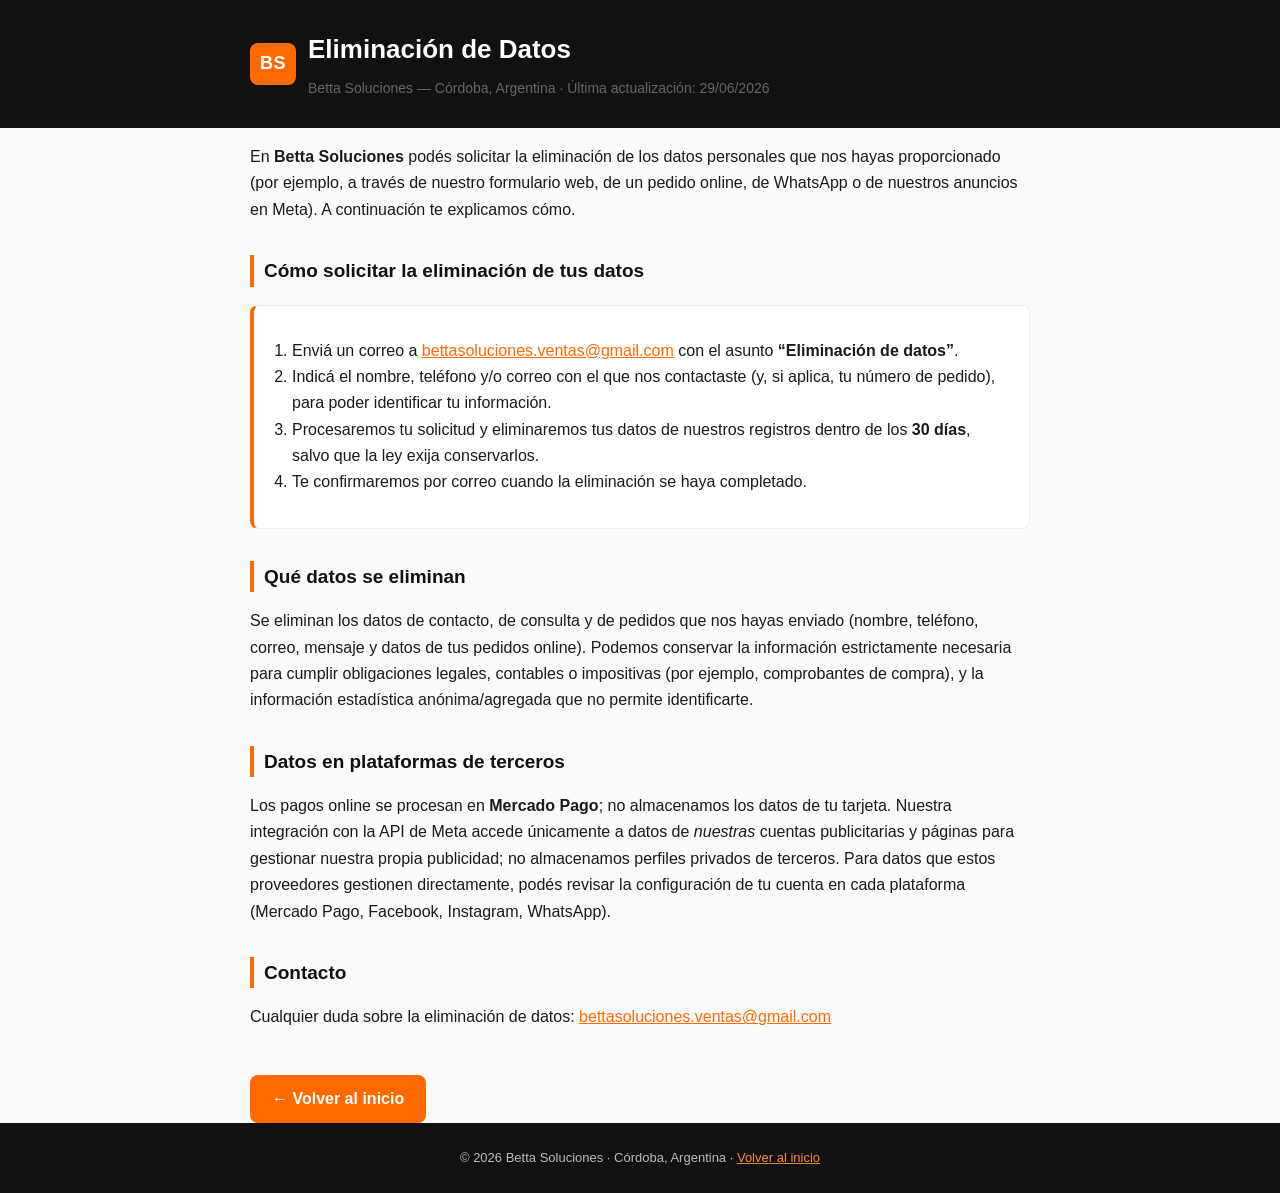
<file: eliminacion-datos.html>
<!DOCTYPE html>
<html lang="es">
<head>
<meta charset="UTF-8">
<meta name="viewport" content="width=device-width, initial-scale=1.0">
<meta name="robots" content="index,follow">
<title>Eliminación de Datos — Betta Soluciones</title>
<style>
  :root { --naranja:#ff6a00; --negro:#111; }
  * { box-sizing:border-box; }
  body { margin:0; font-family:-apple-system,Segoe UI,Roboto,Helvetica,Arial,sans-serif; color:#1a1a1a; line-height:1.65; background:#fafafa; }
  header { background:var(--negro); color:#fff; padding:28px 20px; }
  .wrap { max-width:820px; margin:0 auto; padding:0 20px; }
  header .wrap { display:flex; align-items:center; gap:12px; }
  .badge { background:var(--naranja); color:#fff; font-weight:800; border-radius:8px; padding:6px 10px; font-size:18px; letter-spacing:.5px; }
  h1 { font-size:26px; margin:0; }
  main { padding:36px 0 60px; }
  h2 { color:var(--negro); font-size:19px; margin-top:32px; border-left:4px solid var(--naranja); padding-left:10px; }
  a { color:var(--naranja); }
  .meta { color:#666; font-size:14px; margin-top:6px; }
  .box { background:#fff; border:1px solid #eee; border-left:4px solid var(--naranja); border-radius:8px; padding:16px 18px; margin:18px 0; }
  .back { display:inline-block; margin-top:28px; background:var(--naranja); color:#fff; text-decoration:none; padding:11px 22px; border-radius:8px; font-weight:700; }
  footer { background:var(--negro); color:#bbb; font-size:13px; padding:24px 20px; text-align:center; }
  footer a { color:#ff8a3d; }
  ol { padding-left:20px; }
</style>
</head>
<body>
<header><div class="wrap"><span class="badge">BS</span><div><h1>Eliminación de Datos</h1><div class="meta">Betta Soluciones — Córdoba, Argentina · Última actualización: 29/06/2026</div></div></div></header>
<main class="wrap">

<p>En <strong>Betta Soluciones</strong> podés solicitar la eliminación de los datos personales que nos hayas proporcionado (por ejemplo, a través de nuestro formulario web, de un pedido online, de WhatsApp o de nuestros anuncios en Meta). A continuación te explicamos cómo.</p>

<h2>Cómo solicitar la eliminación de tus datos</h2>
<div class="box">
  <ol>
    <li>Enviá un correo a <a href="mailto:bettasoluciones.ventas@gmail.com?subject=Eliminaci%C3%B3n%20de%20datos">bettasoluciones.ventas@gmail.com</a> con el asunto <strong>“Eliminación de datos”</strong>.</li>
    <li>Indicá el nombre, teléfono y/o correo con el que nos contactaste (y, si aplica, tu número de pedido), para poder identificar tu información.</li>
    <li>Procesaremos tu solicitud y eliminaremos tus datos de nuestros registros dentro de los <strong>30 días</strong>, salvo que la ley exija conservarlos.</li>
    <li>Te confirmaremos por correo cuando la eliminación se haya completado.</li>
  </ol>
</div>

<h2>Qué datos se eliminan</h2>
<p>Se eliminan los datos de contacto, de consulta y de pedidos que nos hayas enviado (nombre, teléfono, correo, mensaje y datos de tus pedidos online). Podemos conservar la información estrictamente necesaria para cumplir obligaciones legales, contables o impositivas (por ejemplo, comprobantes de compra), y la información estadística anónima/agregada que no permite identificarte.</p>

<h2>Datos en plataformas de terceros</h2>
<p>Los pagos online se procesan en <strong>Mercado Pago</strong>; no almacenamos los datos de tu tarjeta. Nuestra integración con la API de Meta accede únicamente a datos de <em>nuestras</em> cuentas publicitarias y páginas para gestionar nuestra propia publicidad; no almacenamos perfiles privados de terceros. Para datos que estos proveedores gestionen directamente, podés revisar la configuración de tu cuenta en cada plataforma (Mercado Pago, Facebook, Instagram, WhatsApp).</p>

<h2>Contacto</h2>
<p>Cualquier duda sobre la eliminación de datos: <a href="mailto:bettasoluciones.ventas@gmail.com">bettasoluciones.ventas@gmail.com</a></p>

<a class="back" href="index.html">← Volver al inicio</a>

</main>
<footer>© 2026 Betta Soluciones · Córdoba, Argentina · <a href="index.html">Volver al inicio</a></footer>
</body>
</html>
</file>
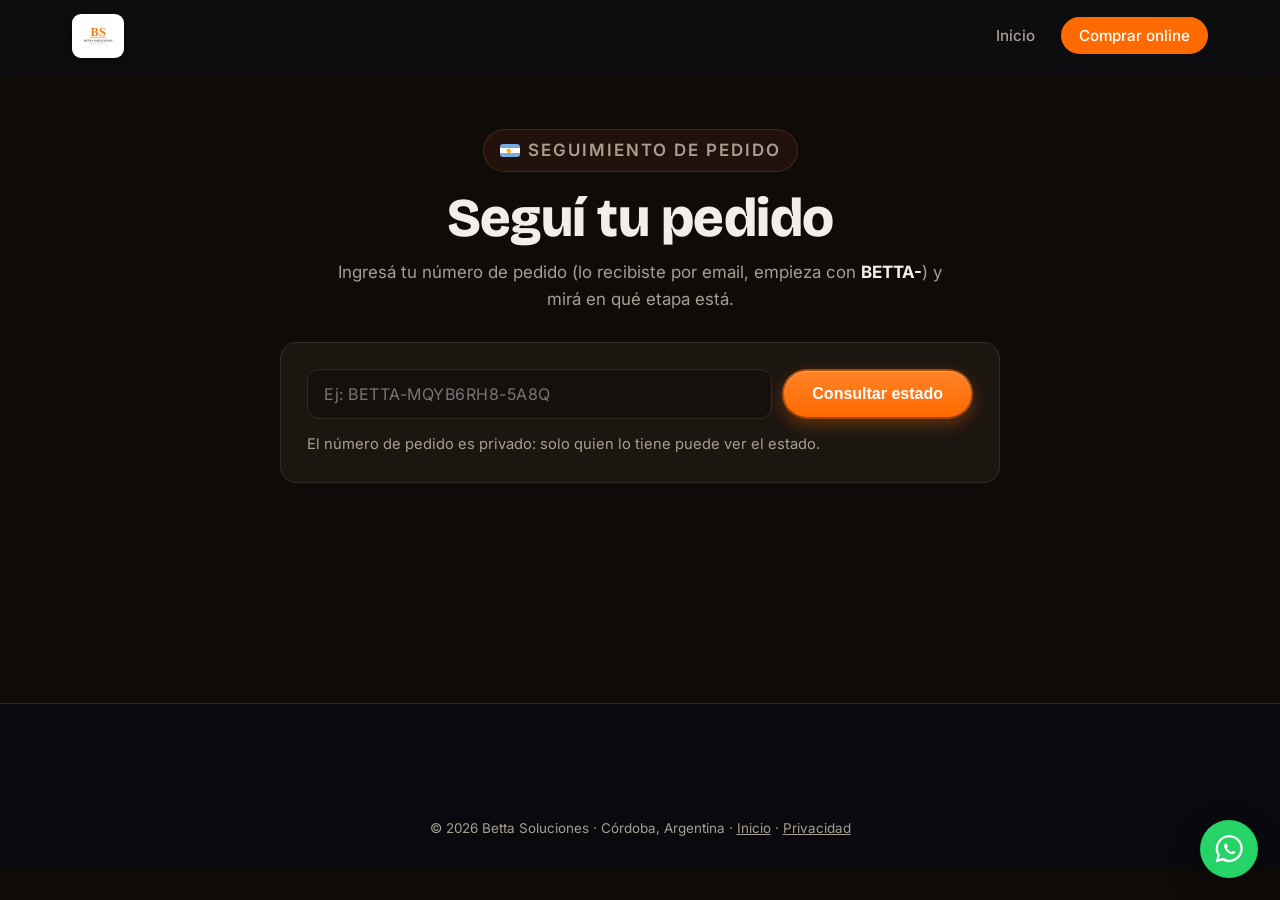
<file: estado-pedido.html>
<!DOCTYPE html>
<html lang="es">
<head>
  <meta charset="UTF-8" />
  <meta name="viewport" content="width=device-width, initial-scale=1.0" />
  <title>Seguí tu pedido | Betta Soluciones</title>
  <meta name="description" content="Consultá el estado de tu pedido de calefactores Betta con tu número de pedido: pago confirmado, en fabricación, despachado y entregado." />
  <meta name="theme-color" content="#0f1115" />
  <meta name="robots" content="noindex" />

  <link rel="icon" type="image/svg+xml" href="img/favicon.svg" />
  <link rel="preconnect" href="https://fonts.googleapis.com" />
  <link rel="preconnect" href="https://fonts.gstatic.com" crossorigin />
  <link href="https://fonts.googleapis.com/css2?family=Anton&family=Inter:wght@400;500;600;700&display=swap" rel="stylesheet" />
  <link rel="stylesheet" href="css/styles-v2.css" />
  <style>
    .seg { min-height: 70vh; padding: 56px 0 70px; }
    .seg__head { text-align: center; max-width: 640px; margin: 0 auto 28px; }
    .seg__head h1 { font-size: clamp(2.2rem, 5vw, 3.4rem); font-weight: 800; margin-bottom: 12px; }
    .seg__head p { color: var(--muted); font-size: 1.06rem; }
    .seg__card { background: var(--surface); border: 1px solid var(--line); border-radius: var(--r); padding: 26px; max-width: 720px; margin: 0 auto; }
    .seg__form { display: flex; gap: 10px; flex-wrap: wrap; }
    .seg__form input { flex: 1; min-width: 200px; background: var(--bg-2); border: 1px solid var(--line); border-radius: 12px;
      color: var(--text); padding: 13px 16px; font-size: 1rem; font-family: inherit; letter-spacing: .5px; }
    .seg__form input:focus { outline: none; border-color: var(--orange); }
    .seg__note { margin-top: 14px; font-size: .92rem; min-height: 1.1em; }
    .seg__note.is-error { color: #ff8a8a; }
    .seg__note.is-muted { color: var(--muted); }

    .result { margin-top: 26px; display: none; }
    .result.show { display: block; animation: fade .35s var(--ease); }
    @keyframes fade { from { opacity: 0; transform: translateY(8px); } to { opacity: 1; transform: none; } }
    .result__meta { display: flex; flex-wrap: wrap; gap: 8px 22px; padding-bottom: 18px; border-bottom: 1px solid var(--line); margin-bottom: 26px; }
    .result__meta div { font-size: .92rem; color: var(--muted); }
    .result__meta strong { color: var(--text); display: block; font-size: 1rem; }
    .result__pid strong { color: var(--orange-soft); letter-spacing: .5px; }

    .pendiente { background: rgba(255,176,32,.10); border: 1px solid rgba(255,176,32,.32); color: #ffcf8a;
      border-radius: 12px; padding: 14px 16px; font-size: .95rem; margin-bottom: 24px; }

    .steps { display: grid; grid-template-columns: repeat(4, 1fr); gap: 0; counter-reset: s; }
    .step { position: relative; text-align: center; padding-top: 46px; }
    .step::before { content: ""; position: absolute; top: 16px; left: 0; right: 0; height: 3px; background: var(--line); z-index: 0; }
    .step:first-child::before { left: 50%; }
    .step:last-child::before { right: 50%; }
    .step__dot { position: absolute; top: 4px; left: 50%; transform: translateX(-50%); width: 28px; height: 28px; border-radius: 50%;
      background: var(--surface-2); border: 3px solid var(--line); z-index: 1; display: grid; place-items: center; transition: .3s var(--ease); }
    .step__dot svg { width: 14px; height: 14px; color: #fff; opacity: 0; }
    .step__label { font-size: .86rem; color: var(--muted); font-weight: 500; padding: 0 4px; }
    .step.is-done::before, .step.is-current::before { background: var(--orange); }
    .step.is-done .step__dot { background: var(--orange); border-color: var(--orange); }
    .step.is-done .step__dot svg { opacity: 1; }
    .step.is-current .step__dot { background: var(--orange); border-color: var(--orange-soft);
      box-shadow: 0 0 0 5px rgba(255,106,0,.18); animation: pulse 2s infinite; }
    .step.is-current .step__label { color: var(--orange-soft); font-weight: 700; }
    @keyframes pulse { 0%,100% { box-shadow: 0 0 0 5px rgba(255,106,0,.18); } 50% { box-shadow: 0 0 0 9px rgba(255,106,0,0); } }

    .result__foot { margin-top: 28px; text-align: center; }
    .result__foot p { color: var(--muted); font-size: .92rem; margin-bottom: 14px; }
    @media (max-width: 520px) {
      .step__label { font-size: .72rem; }
      .step { padding-top: 42px; }
    }
  </style>
</head>
<body>
  <!-- ===== Header ===== -->
  <header class="hdr" id="top">
    <div class="wrap hdr__inner">
      <a class="brand" href="index.html" aria-label="Betta Soluciones — Inicio">
        <img src="img/logo-betta.jpg" alt="Betta Soluciones" class="brand__logo"
             onerror="this.style.display='none';this.nextElementSibling.style.display='flex'" />
        <span class="brand__fb" style="display:none">BETTA<strong>SOLUCIONES</strong></span>
      </a>
      <nav class="nav" aria-label="Navegación principal">
        <ul class="nav__list" id="nav-list" style="position:static;max-height:none;background:none;border:0">
          <li><a href="index.html">Inicio</a></li>
          <li><a href="mi-pedido.html" class="nav__cta">Comprar online</a></li>
        </ul>
      </nav>
    </div>
  </header>

  <main class="seg">
    <div class="wrap">
      <div class="seg__head">
        <p class="eyebrow eyebrow--c"><span class="flag" aria-hidden="true"></span> Seguimiento de pedido</p>
        <h1>Seguí tu pedido</h1>
        <p>Ingresá tu número de pedido (lo recibiste por email, empieza con <strong style="color:var(--text)">BETTA-</strong>) y mirá en qué etapa está.</p>
      </div>

      <div class="seg__card">
        <form class="seg__form" id="seg-form" novalidate>
          <input type="text" id="pedido-id" name="pedido-id" placeholder="Ej: BETTA-MQYB6RH8-5A8Q" autocomplete="off" spellcheck="false" aria-label="Número de pedido" />
          <button type="submit" class="btn btn--primary">Consultar estado</button>
        </form>
        <p class="seg__note is-muted" id="seg-note">El número de pedido es privado: solo quien lo tiene puede ver el estado.</p>

        <div class="result" id="result">
          <div class="result__meta">
            <div class="result__pid">Pedido<strong id="r-pid">—</strong></div>
            <div>Equipos<strong id="r-equipos">—</strong></div>
            <div>Fecha del pedido<strong id="r-fecha">—</strong></div>
          </div>

          <div class="pendiente" id="r-pendiente" style="display:none"></div>

          <div class="steps" id="r-steps" role="list" aria-label="Etapas del pedido"></div>

          <div class="result__foot">
            <p>¿Algo no coincide o tenés una duda con tu pedido?</p>
            <a class="btn btn--glass" id="r-wa" href="https://wa.me/5493541628180" target="_blank" rel="noopener">Escribinos por WhatsApp</a>
          </div>
        </div>
      </div>
    </div>
  </main>

  <!-- ===== Footer ===== -->
  <footer class="foot">
    <div class="wrap foot__copy" style="border-top:0">© <span id="year"></span> Betta Soluciones · Córdoba, Argentina · <a href="index.html" style="color:inherit;text-decoration:underline">Inicio</a> · <a href="privacidad.html" style="color:inherit;text-decoration:underline">Privacidad</a></div>
  </footer>

  <a href="https://wa.me/5493541628180" class="wa-float" target="_blank" rel="noopener" aria-label="Escribinos por WhatsApp">
    <svg viewBox="0 0 24 24" width="28" height="28" fill="#fff"><path d="M.5 23.5l1.65-6a11.6 11.6 0 1 1 4.36 4.3L.5 23.5zM6.9 19.6l.37.22a9.6 9.6 0 1 0-3.3-3.25l.24.38-1 3.6 3.7-.95zM17.5 14.4c-.24-.12-1.4-.7-1.62-.78s-.38-.12-.54.12-.62.78-.76.94-.28.18-.52.06a7.8 7.8 0 0 1-2.3-1.42 8.6 8.6 0 0 1-1.6-2c-.16-.28 0-.43.12-.55s.24-.28.36-.42a1.6 1.6 0 0 0 .24-.4.44.44 0 0 0 0-.42c0-.12-.54-1.3-.74-1.78s-.4-.4-.54-.4h-.46a.9.9 0 0 0-.64.3 2.7 2.7 0 0 0-.84 2 4.7 4.7 0 0 0 1 2.5 10.7 10.7 0 0 0 4.1 3.62c.57.25 1.02.4 1.37.5a3.3 3.3 0 0 0 1.5.1 2.5 2.5 0 0 0 1.62-1.14 2 2 0 0 0 .14-1.14c-.06-.1-.22-.16-.46-.28z"/></svg>
  </a>

  <script>
    (function () {
      var WEBHOOK = 'https://bettasoluciones-n8nn.cx2wou.easypanel.host/webhook/estado-pedido';
      var $ = function (s) { return document.querySelector(s); };
      var y = $('#year'); if (y) y.textContent = String(new Date().getFullYear());

      var form = $('#seg-form');
      var input = $('#pedido-id');
      var note = $('#seg-note');
      var result = $('#result');
      var CHECK = '<svg viewBox="0 0 24 24" fill="none" stroke="currentColor" stroke-width="3" stroke-linecap="round" stroke-linejoin="round"><path d="M20 6 9 17l-5-5"/></svg>';

      function setNote(msg, kind) {
        note.textContent = msg;
        note.className = 'seg__note' + (kind ? ' is-' + kind : '');
      }

      function render(data) {
        $('#r-pid').textContent = data.pedido_id || '—';
        $('#r-equipos').textContent = data.equipos || '—';
        $('#r-fecha').textContent = data.fecha || '—';
        var wa = $('#r-wa');
        wa.href = 'https://wa.me/5493541628180?text=' + encodeURIComponent('Hola Betta, consulto por mi pedido ' + (data.pedido_id || '') + '.');

        var pend = $('#r-pendiente');
        if (data.pendiente) {
          pend.style.display = 'block';
          pend.textContent = data.metodo === 'transferencia'
            ? 'Estamos esperando que se acredite tu transferencia. Apenas la confirmamos, arrancamos la fabricación.'
            : 'Estamos esperando la confirmación de tu pago. Apenas se acredita, arrancamos la fabricación.';
        } else {
          pend.style.display = 'none';
        }

        var labels = data.pasos || ['Pago confirmado', 'En fabricación', 'Despachado', 'Entregado'];
        var paso = data.paso || 0;
        var steps = $('#r-steps');
        steps.innerHTML = '';
        for (var i = 0; i < labels.length; i++) {
          var n = i + 1;
          var cls = 'step';
          if (n < paso) cls += ' is-done';
          else if (n === paso) cls += (paso === labels.length ? ' is-done' : ' is-current');
          var el = document.createElement('div');
          el.className = cls;
          el.setAttribute('role', 'listitem');
          el.innerHTML = '<span class="step__dot">' + CHECK + '</span><span class="step__label">' + labels[i] + '</span>';
          steps.appendChild(el);
        }
        result.classList.add('show');
      }

      function consultar(id) {
        id = (id || '').trim().toUpperCase();
        if (!id) { setNote('Escribí tu número de pedido para consultar.', 'error'); return; }
        result.classList.remove('show');
        setNote('Buscando tu pedido…', 'muted');
        fetch(WEBHOOK + '?id=' + encodeURIComponent(id), { method: 'GET' })
          .then(function (r) { return r.json(); })
          .then(function (data) {
            if (data && data.ok) {
              setNote('', '');
              render(data);
            } else {
              setNote('No encontramos un pedido con ese número. Revisá que esté completo (lo tenés en el email de confirmación) o escribinos por WhatsApp.', 'error');
            }
          })
          .catch(function () {
            setNote('No pudimos consultar el estado ahora. Probá de nuevo en un momento o escribinos por WhatsApp.', 'error');
          });
      }

      form.addEventListener('submit', function (e) { e.preventDefault(); consultar(input.value); });

      var qp = new URLSearchParams(location.search).get('id');
      if (qp) { input.value = qp.toUpperCase(); consultar(qp); }
    })();
  </script>
</body>
</html>
</file>
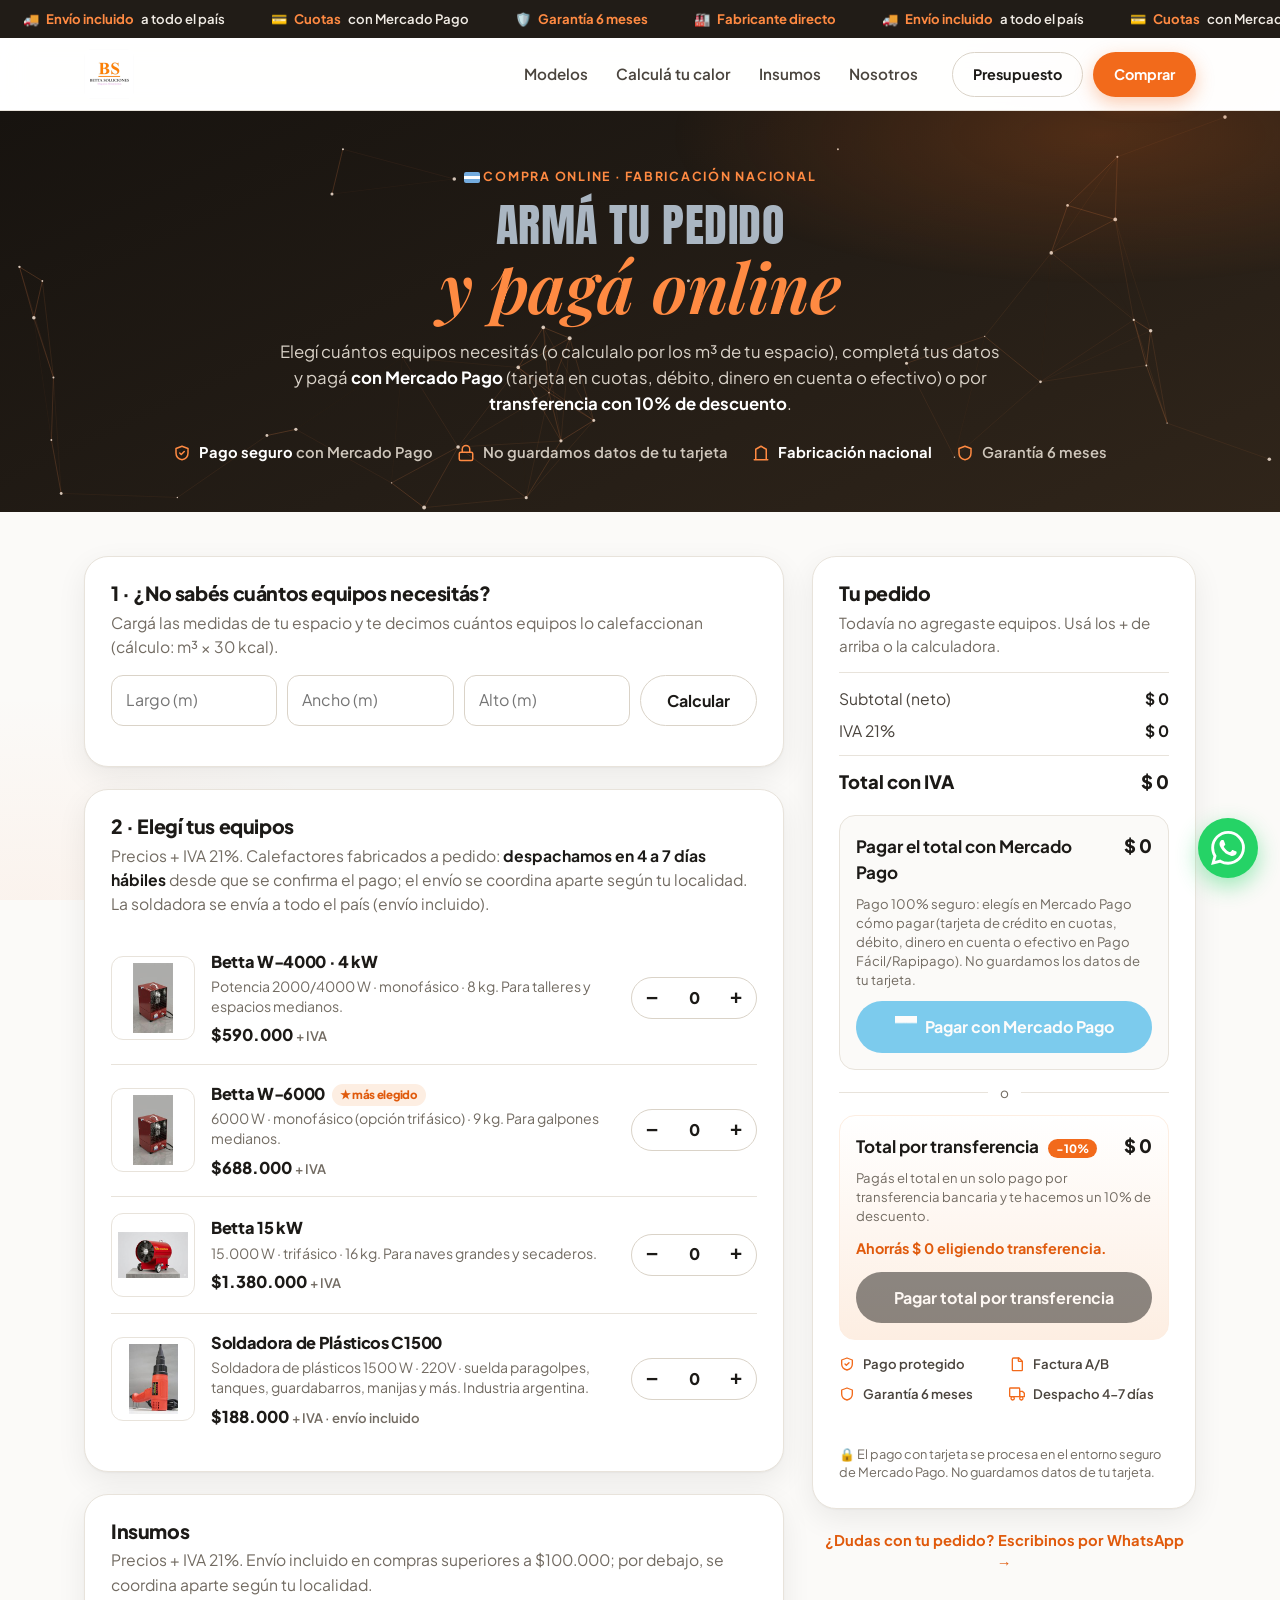
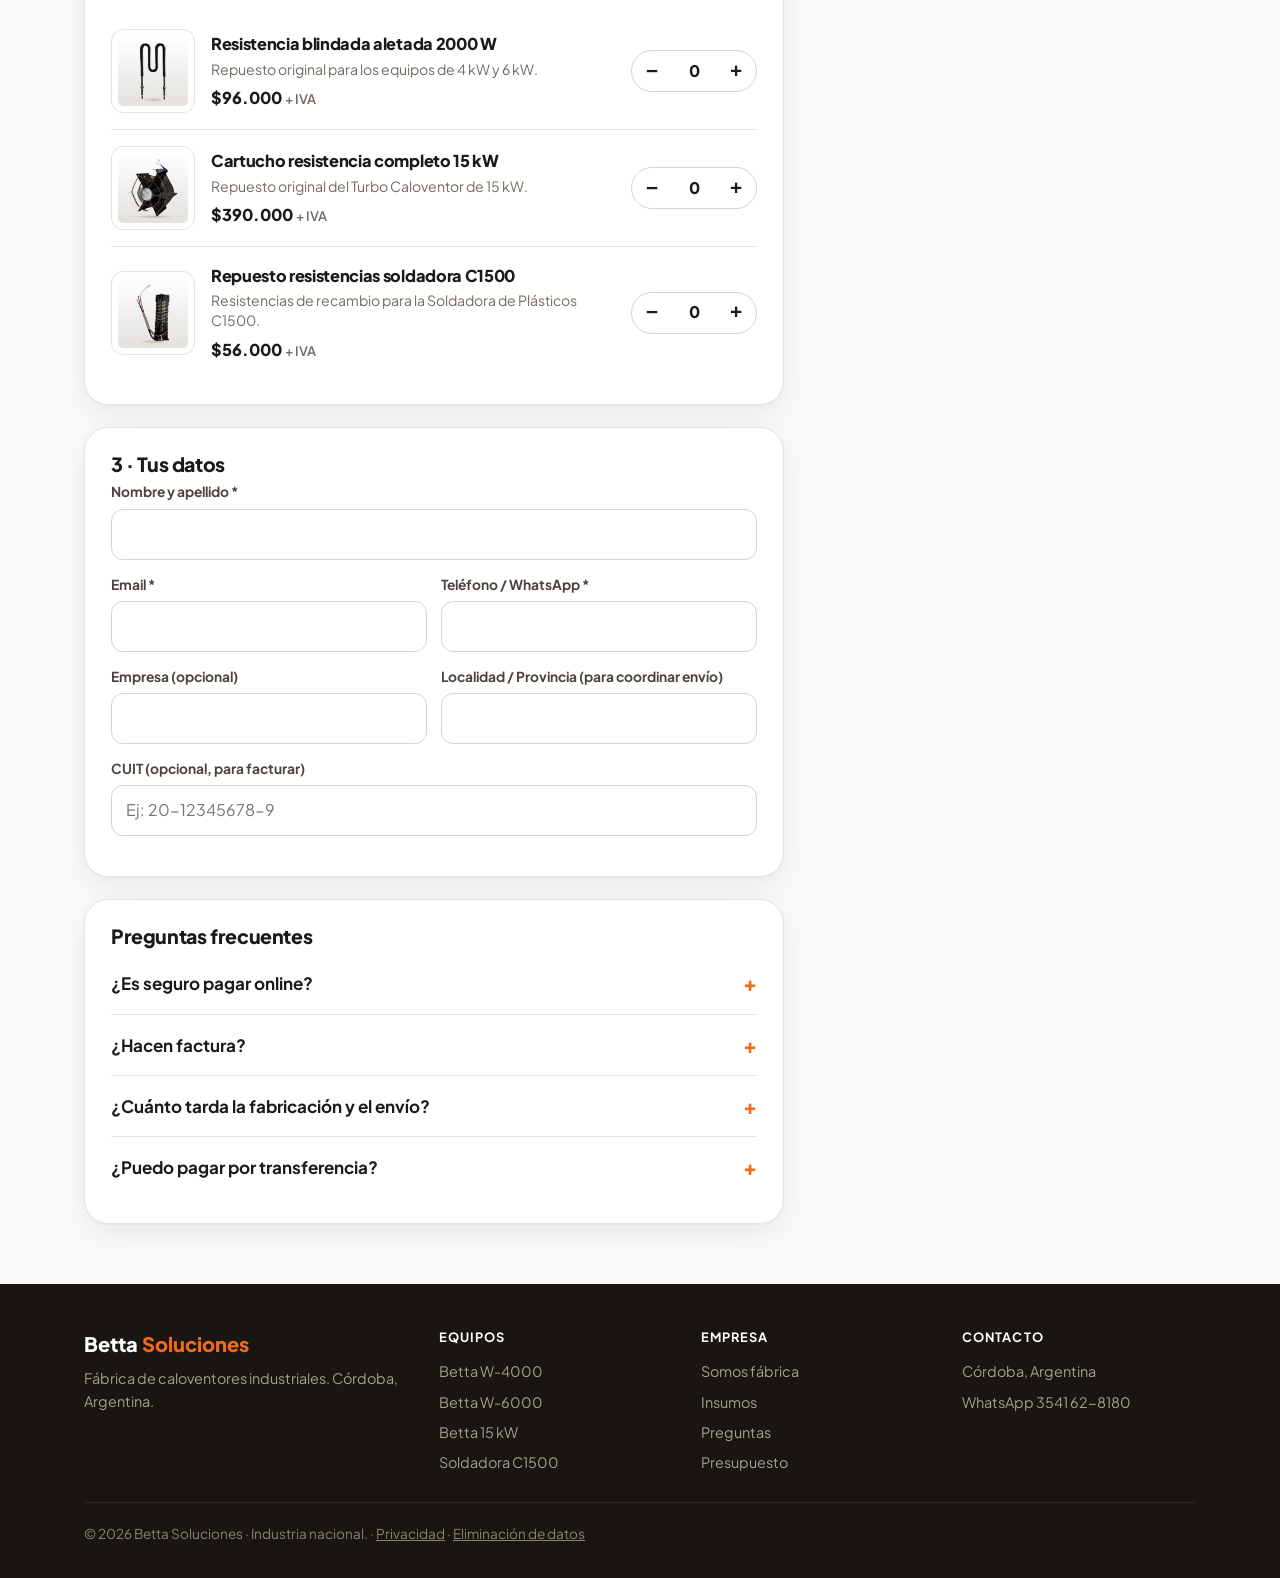
<file: mi-pedido.html>
<!DOCTYPE html>
<html lang="es">
<head>
  <meta charset="UTF-8" />
  <meta name="viewport" content="width=device-width, initial-scale=1.0" />
  <title>Armá tu pedido y pagá online | Betta Soluciones</title>
  <meta name="description" content="Armá tu pedido de calefactores industriales Betta (4, 6 y 15 kW), soldadora e insumos. Pagá con Mercado Pago (tarjeta en cuotas, débito o efectivo) o por transferencia con 10% de descuento. Fabricación nacional." />
  <meta name="theme-color" content="#F26A1B" />
  <meta name="robots" content="index,follow" />
  <link rel="canonical" href="https://bettasoluciones.com/mi-pedido.html" />
  <meta property="og:type" content="website" />
  <meta property="og:site_name" content="Betta Soluciones" />
  <meta property="og:url" content="https://bettasoluciones.com/mi-pedido.html" />
  <meta property="og:title" content="Armá tu pedido y pagá online | Betta Soluciones" />
  <meta property="og:description" content="Elegí tus calefactores industriales (4, 6 y 15 kW), soldadora e insumos. Pagá con Mercado Pago o por transferencia con 10% de descuento. Directo de fábrica." />
  <meta property="og:image" content="https://bettasoluciones.com/img/og-betta.jpg" />
  <meta property="og:locale" content="es_AR" />
  <link rel="icon" type="image/svg+xml" href="[data-uri]" />

  <!-- Meta Pixel -->
  <script>
  !function(f,b,e,v,n,t,s){if(f.fbq)return;n=f.fbq=function(){n.callMethod?n.callMethod.apply(n,arguments):n.queue.push(arguments)};if(!f._fbq)f._fbq=n;n.push=n;n.loaded=!0;n.version='2.0';n.queue=[];t=b.createElement(e);t.async=!0;t.src=v;s=b.getElementsByTagName(e)[0];s.parentNode.insertBefore(t,s)}(window,document,'script','https://connect.facebook.net/en_US/fbevents.js');
  fbq('init','650000258030014');fbq('track','PageView');fbq('track','InitiateCheckout');
  </script>
  <noscript><img height="1" width="1" style="display:none" src="https://www.facebook.com/tr?id=650000258030014&ev=PageView&noscript=1" alt="" /></noscript>
  <!-- End Meta Pixel -->

  <style>
  @font-face{font-family:'AntonBetta';font-weight:400;font-style:normal;font-display:swap;src:url([data-uri]) format('woff2')}
  @font-face{font-family:'PlayfairBetta';font-weight:600;font-style:italic;font-display:swap;src:url([data-uri]) format('woff2')}
  @font-face{font-family:'Plus Jakarta Sans';font-weight:400;font-style:normal;font-display:swap;src:url([data-uri]) format('woff2')}
  @font-face{font-family:'Plus Jakarta Sans';font-weight:600;font-style:normal;font-display:swap;src:url([data-uri]) format('woff2')}
  @font-face{font-family:'Plus Jakarta Sans';font-weight:700;font-style:normal;font-display:swap;src:url([data-uri]) format('woff2')}
  @font-face{font-family:'Plus Jakarta Sans';font-weight:800;font-style:normal;font-display:swap;src:url([data-uri]) format('woff2')}

  :root{
    --paper:#FBFAF8; --surface:#FFFFFF; --band:#F3F1ED; --ink:#1C1A17; --muted:#726B62;
    --line:#E8E3DB; --line-2:#DAD3C8;
    --orange:#F26A1B; --orange-strong:#E05A0C; --orange-tint:#FDEEE2; --orange-soft:#FF8A42;
    --graphite:#211C17; --ok:#1E9E63;
    --r:16px; --r-lg:24px;
    --sans:'Plus Jakarta Sans',-apple-system,BlinkMacSystemFont,"Segoe UI",Roboto,Arial,sans-serif;
    --shadow:0 1px 2px rgba(20,17,15,.04),0 10px 30px rgba(20,17,15,.07);
    --shadow-lg:0 2px 8px rgba(20,17,15,.06),0 26px 60px rgba(20,17,15,.12);
  }
  *{box-sizing:border-box}
  body{margin:0;color:var(--ink);font-family:var(--sans);line-height:1.55;-webkit-font-smoothing:antialiased;font-size:17px;
    background-color:var(--paper);
    background-image:radial-gradient(50% 42% at 94% 3%,rgba(242,106,27,.06),transparent 60%),radial-gradient(45% 40% at 2% 101%,rgba(242,106,27,.05),transparent 60%);
    background-attachment:fixed}
  .wrap{max-width:1160px;margin:0 auto;padding:0 24px}
  h1,h2,h3{margin:0;text-wrap:balance;letter-spacing:-.02em;font-weight:800}
  h2{font-size:clamp(1.6rem,3.2vw,2.3rem);line-height:1.1}
  p{margin:0}a{color:inherit;text-decoration:none}img{max-width:100%;display:block}
  .eyebrow{font-size:.78rem;font-weight:700;letter-spacing:.14em;text-transform:uppercase;color:var(--orange-strong)}
  .hl{color:var(--orange)}

  .btn{display:inline-flex;align-items:center;justify-content:center;gap:.5em;font-weight:700;font-size:1rem;padding:14px 26px;border-radius:999px;border:1.5px solid transparent;cursor:pointer;transition:transform .15s,box-shadow .15s,background .15s,border-color .15s;font-family:inherit}
  .btn:active{transform:translateY(1px)}
  .btn--primary{background:var(--orange);color:#fff;box-shadow:0 6px 18px rgba(242,106,27,.34)}
  .btn--primary:hover{background:var(--orange-strong)}
  .btn--ghost{background:transparent;color:var(--ink);border-color:var(--line-2)}
  .btn--ghost:hover{border-color:var(--ink);background:#fff}
  .btn--dark{background:var(--ink);color:#fff}.btn--dark:hover{background:#000}
  .btn--wa{background:#25D366;color:#fff}.btn--wa:hover{background:#1eb658}
  .btn--sm{padding:10px 20px;font-size:.9rem}.btn--block{width:100%}
  .btn:disabled{opacity:.5;cursor:not-allowed}

  /* promo */
  .promo{background:var(--graphite);color:#f1ece5;font-size:.82rem;font-weight:600;overflow:hidden}
  .promo-track{display:flex;width:max-content;animation:promo-scroll 30s linear infinite}
  .promo:hover .promo-track{animation-play-state:paused}
  .promo-set{display:flex;align-items:center;gap:46px;padding:9px 23px;white-space:nowrap}
  .promo span{display:inline-flex;align-items:center;gap:7px}.promo b{color:var(--orange-soft)}
  @keyframes promo-scroll{from{transform:translateX(0)}to{transform:translateX(-50%)}}
  @media (prefers-reduced-motion:reduce){.promo-track{animation:none}}

  header{position:sticky;top:0;z-index:50;background:rgba(255,255,255,.9);backdrop-filter:saturate(180%) blur(12px);border-bottom:1px solid var(--line)}
  .nav{display:flex;align-items:center;justify-content:space-between;height:72px;gap:16px}
  .logo-img{height:50px;width:auto;border-radius:8px}
  .navlinks{display:flex;gap:28px;font-size:.95rem;font-weight:600;color:#4a443d;margin-left:auto;margin-right:18px}
  .navlinks a{padding:6px 0;border-bottom:2px solid transparent}
  .navlinks a:hover{color:var(--orange-strong);border-color:var(--orange)}
  .nav-cta{display:flex;gap:10px;align-items:center}
  @media(max-width:960px){.navlinks{display:none}}
  @media(max-width:560px){.nav-cta .btn--ghost{display:none}}

  /* hero */
  .pedido-head{position:relative;overflow:hidden;padding:56px 0 48px;background:linear-gradient(155deg,#17130f 0%,#241d16 55%,#30251a 100%)}
  .pedido-head canvas.stars{position:absolute;inset:0;width:100%;height:100%;display:block;z-index:0}
  .pedido-head::after{content:"";position:absolute;inset:0;z-index:1;pointer-events:none;background:radial-gradient(56% 62% at 86% 6%,rgba(242,106,27,.22),transparent 60%)}
  .pedido-head .wrap{position:relative;z-index:2;text-align:center}
  .pedido-head .eyebrow{color:var(--orange-soft)}
  .flag{display:inline-block;width:16px;height:11px;border-radius:2px;background:linear-gradient(#74acdf 33%,#fff 33% 66%,#74acdf 66%);vertical-align:middle}
  .slogan{margin:14px 0 0}
  .slogan .l1{display:block;font-family:'AntonBetta',Impact,sans-serif;font-weight:400;font-size:clamp(1.7rem,4vw,2.9rem);letter-spacing:.012em;color:#aab6c2;line-height:1;text-transform:uppercase}
  .slogan .l2{display:block;font-family:'PlayfairBetta',Georgia,serif;font-style:italic;font-weight:600;font-size:clamp(2.5rem,6.4vw,4.3rem);color:var(--orange-soft);line-height:1.02;margin-top:4px}
  .pedido-head__sub{max-width:60ch;margin:18px auto 0;color:#d9d2c8;font-size:1.05rem}
  .pedido-head__sub strong{color:#fff}
  .pedido-trust{list-style:none;padding:0;margin:24px 0 0;display:flex;flex-wrap:wrap;gap:12px 24px;justify-content:center}
  .pedido-trust li{display:inline-flex;align-items:center;gap:8px;color:#cfc7bc;font-size:.92rem;font-weight:600}
  .pedido-trust svg{width:18px;height:18px;color:var(--orange-soft)}
  .pedido-trust strong{color:#fff}

  /* checkout grid */
  .pedido{padding:44px 0 60px}
  .pedido__grid{display:grid;grid-template-columns:1fr 384px;gap:28px;align-items:start}
  @media(max-width:960px){.pedido__grid{grid-template-columns:1fr}}
  .pedido__main{display:flex;flex-direction:column;gap:22px;min-width:0}

  .card{background:var(--surface);border:1px solid var(--line);border-radius:var(--r-lg);padding:26px;box-shadow:var(--shadow)}
  .card__title{font-size:1.22rem;font-weight:800;margin:0 0 6px}
  .card__lead{color:var(--muted);font-size:.98rem;margin:0 0 16px}
  .card__lead strong{color:var(--ink)}

  /* calc */
  .calc{display:grid;grid-template-columns:1fr 1fr 1fr auto;gap:10px}
  @media(max-width:560px){.calc{grid-template-columns:1fr 1fr}}
  .calc input{width:100%;padding:12px 14px;border:1.5px solid var(--line-2);border-radius:12px;font:inherit;font-size:1rem;background:#fff;color:var(--ink)}
  .calc input:focus{outline:none;border-color:var(--orange)}
  .calc__out{margin-top:14px}
  .calc__hint{background:linear-gradient(180deg,#fff,var(--orange-tint));border:1px solid var(--orange-tint);border-radius:14px;padding:14px 16px;font-size:.98rem}
  .calc__hint.is-error{background:#fff4f2;border-color:#f3c8bf;color:#c0392b}
  .calc__hint strong{color:var(--orange-strong)}
  .calc__opts{display:flex;flex-wrap:wrap;gap:10px;margin-top:12px}
  .calc__opt{background:#fff;border:1.5px solid var(--line-2);border-radius:12px;padding:10px 16px;font:inherit;font-size:.95rem;cursor:pointer;transition:border-color .15s,background .15s}
  .calc__opt:hover{border-color:var(--orange);background:var(--orange-tint)}
  .calc__opt strong{color:var(--orange-strong)}

  /* producto */
  .prod{display:grid;grid-template-columns:84px 1fr auto;gap:16px;align-items:center;padding:16px 0;border-top:1px solid var(--line)}
  .prod:first-of-type{border-top:0}
  .prod img{width:84px;height:84px;object-fit:contain;background:#fff;border:1px solid var(--line);border-radius:12px;padding:6px}
  .prod__info h3{font-size:1.02rem;font-weight:800;margin:0 0 3px}
  .prod__info p{color:var(--muted);font-size:.88rem;line-height:1.4;margin:0 0 5px}
  .prod__price{font-weight:800;font-size:1.02rem}.prod__price em{color:var(--muted);font-weight:600;font-size:.82rem;font-style:normal}
  .prod__star{display:inline-block;background:var(--orange-tint);color:var(--orange-strong);font-size:.72rem;font-weight:800;padding:2px 8px;border-radius:999px;vertical-align:middle;margin-left:4px}
  .qty{display:inline-flex;align-items:center;border:1.5px solid var(--line-2);border-radius:999px;overflow:hidden;background:#fff}
  .qty button{width:40px;height:40px;border:0;background:transparent;font-size:1.3rem;font-weight:700;color:var(--ink);cursor:pointer;line-height:1}
  .qty button:hover{background:var(--orange-tint);color:var(--orange-strong)}
  .qty__input{width:44px;text-align:center;border:0;font:inherit;font-weight:800;font-size:1rem;background:transparent;color:var(--ink);-moz-appearance:textfield}
  .qty__input::-webkit-outer-spin-button,.qty__input::-webkit-inner-spin-button{-webkit-appearance:none;margin:0}

  /* formulario */
  .form__row{display:flex;flex-direction:column;gap:6px;margin-bottom:14px}
  .form__grid2{display:grid;grid-template-columns:1fr 1fr;gap:14px}
  @media(max-width:560px){.form__grid2{grid-template-columns:1fr}}
  .form__row label{font-size:.86rem;font-weight:700;color:#4a443d}
  .form__row input{width:100%;padding:12px 14px;border:1.5px solid var(--line-2);border-radius:12px;font:inherit;font-size:1rem;background:#fff;color:var(--ink)}
  .form__row input:focus{outline:none;border-color:var(--orange)}

  /* faq */
  .faq--checkout details{border-top:1px solid var(--line);padding:14px 0}
  .faq--checkout details:first-child{border-top:0}
  .faq--checkout summary{cursor:pointer;font-weight:700;list-style:none;display:flex;justify-content:space-between;align-items:center;gap:12px}
  .faq--checkout summary::-webkit-details-marker{display:none}
  .faq--checkout summary::after{content:"+";color:var(--orange);font-size:1.3rem;font-weight:800}
  .faq--checkout details[open] summary::after{content:"–"}
  .faq--checkout p{color:var(--muted);font-size:.95rem;margin-top:10px}

  /* resumen (aside) */
  .pedido__side{position:sticky;top:92px;display:flex;flex-direction:column;gap:14px}
  @media(max-width:960px){.pedido__side{position:static}}
  .resumen__lines{list-style:none;padding:0;margin:0 0 14px;display:flex;flex-direction:column;gap:8px}
  .resumen__lines li{display:flex;justify-content:space-between;gap:12px;font-size:.95rem}
  .resumen__lines li span{color:#4a443d}.resumen__lines li strong{font-weight:800}
  .resumen__empty{color:var(--muted);font-size:.9rem}
  .resumen__totals{border-top:1px solid var(--line);padding-top:14px;display:flex;flex-direction:column;gap:8px}
  .resumen__row{display:flex;justify-content:space-between;font-size:.98rem;color:#4a443d}
  .resumen__row strong{color:var(--ink);font-weight:700}
  .resumen__row--big{font-size:1.15rem;color:var(--ink);font-weight:800;border-top:1px solid var(--line);padding-top:12px;margin-top:4px}
  .resumen__row--big strong{font-weight:800}
  .paybox{margin-top:18px;display:flex;flex-direction:column;gap:12px}
  .paybox__opt{border:1px solid var(--line);border-radius:16px;padding:16px;background:var(--paper)}
  .paybox__opt--alt{background:linear-gradient(180deg,#fff,var(--orange-tint));border-color:var(--orange-tint)}
  .paybox__head{display:flex;justify-content:space-between;align-items:baseline;gap:10px;font-weight:700}
  .paybox__head strong{font-size:1.15rem;font-weight:800}
  .paybox__off{background:var(--orange);color:#fff;font-size:.72rem;font-weight:800;padding:2px 8px;border-radius:999px;font-style:normal;margin-left:6px}
  .paybox__hint{color:var(--muted);font-size:.82rem;margin:8px 0 12px;line-height:1.45}
  .paybox__save{font-size:.9rem;color:var(--orange-strong);font-weight:700;margin:0 0 12px}
  .paybox__or{text-align:center;position:relative;color:var(--muted);font-size:.85rem}
  .paybox__or span{background:var(--surface);padding:0 12px;position:relative;z-index:1}
  .paybox__or:before{content:"";position:absolute;top:50%;left:0;right:0;height:1px;background:var(--line)}
  .btn--mp{background:#009ee3;color:#fff}.btn--mp:hover{background:#0089c7}
  .mp-badge{display:inline-flex;align-items:center}.mp-badge img{height:22px;width:auto;filter:brightness(0) invert(1)}
  .paycta-trust{list-style:none;padding:14px 0 0;margin:0;display:grid;grid-template-columns:1fr 1fr;gap:10px}
  .paycta-trust li{display:flex;align-items:center;gap:8px;font-size:.82rem;color:#4a443d;font-weight:600}
  .paycta-trust svg{width:16px;height:16px;color:var(--orange);flex:none}
  .pago-note{margin:12px 0 0;font-size:.9rem;font-weight:700;min-height:1.2em}
  .pago-note.is-error{color:#c0392b}.pago-note.is-ok{color:var(--ok)}
  .resumen__safe{margin-top:12px;font-size:.8rem;color:var(--muted);line-height:1.4}
  .side-help{display:block;text-align:center;color:var(--orange-strong);font-weight:700;font-size:.92rem;padding:6px}
  .side-help:hover{text-decoration:underline}

  /* modal transferencia */
  .modal{position:fixed;inset:0;z-index:100;background:rgba(20,17,15,.6);display:none;align-items:center;justify-content:center;padding:20px}
  .modal.open{display:flex}
  .modal__box{background:var(--surface);border-radius:20px;max-width:460px;width:100%;padding:28px;position:relative;box-shadow:var(--shadow-lg);max-height:92vh;overflow:auto}
  .modal__close{position:absolute;right:16px;top:14px;border:0;background:transparent;font-size:1.8rem;line-height:1;cursor:pointer;color:var(--muted)}
  .modal__box h2{font-size:1.3rem;margin:0 0 10px}
  .modal__lead{color:#4a443d;font-size:.95rem;margin:0 0 16px}.modal__lead strong{color:var(--ink)}
  .bankdata{list-style:none;padding:0;margin:0 0 16px}
  .bankdata li{display:flex;justify-content:space-between;align-items:center;gap:12px;padding:10px 0;border-top:1px solid var(--line);font-size:.95rem}
  .bankdata li:first-child{border-top:0}
  .bankdata li>span{color:var(--muted)}
  .bankdata li div{display:flex;align-items:center;gap:10px;text-align:right}
  .copy{border:1.5px solid var(--line-2);background:#fff;border-radius:8px;padding:5px 10px;font:inherit;font-size:.78rem;font-weight:700;cursor:pointer;color:var(--orange-strong)}
  .copy:hover{border-color:var(--orange)}
  .modal__aviso{display:none;background:#fff4f2;border:1px solid #f3c8bf;color:#c0392b;border-radius:10px;padding:10px 12px;font-size:.85rem;margin-bottom:14px}

  /* footer */
  footer{background:#191510;color:#a89e93;font-size:.9rem;padding:44px 0 34px}
  .foot-grid{display:grid;grid-template-columns:1.4fr 1fr 1fr 1fr;gap:28px;margin-bottom:28px}
  @media(max-width:820px){.foot-grid{grid-template-columns:1fr 1fr}}
  .foot-brand b{color:#fff;font-size:1.25rem;font-weight:800}.foot-brand b span{color:var(--orange)}
  .foot-brand p{margin-top:8px;max-width:32ch}
  .foot h5{color:#fff;font-size:.8rem;letter-spacing:.08em;text-transform:uppercase;margin:0 0 12px}
  .foot ul{list-style:none;padding:0;margin:0;display:flex;flex-direction:column;gap:8px}.foot a:hover{color:var(--orange-soft)}
  .foot-bot{border-top:1px solid rgba(255,255,255,.08);padding-top:20px;font-size:.85rem;color:#8a8075}

  .fab{position:fixed;right:22px;bottom:22px;width:60px;height:60px;border-radius:50%;background:#25D366;display:grid;place-items:center;box-shadow:0 8px 22px rgba(37,211,102,.45);z-index:60;transition:transform .15s}
  .fab:hover{transform:scale(1.06)}.fab svg{width:34px;height:34px;fill:#fff}
  </style>
</head>
<body>
<div class="promo"><div class="promo-track"></div></div>

<header class="hdr">
  <div class="wrap nav">
    <a href="index.html" aria-label="Betta Soluciones — Inicio"><img class="logo-img" src="[data-uri]" alt="Betta Soluciones" /></a>
    <nav class="navlinks" aria-label="Navegación principal">
      <a href="index.html#modelos">Modelos</a>
      <a href="index.html#calc">Calculá tu calor</a>
      <a href="index.html#insumos">Insumos</a>
      <a href="index.html#why">Nosotros</a>
    </nav>
    <div class="nav-cta">
      <a class="btn btn--ghost btn--sm" href="index.html#contacto">Presupuesto</a>
      <a class="btn btn--primary btn--sm" href="#resumen">Comprar</a>
    </div>
  </div>
</header>

<main>
  <!-- Hero -->
  <section class="pedido-head">
    <canvas class="stars" aria-hidden="true"></canvas>
    <div class="wrap">
      <p class="eyebrow"><span class="flag" aria-hidden="true"></span> Compra online · Fabricación nacional</p>
      <h1 class="slogan"><span class="l1">Armá tu pedido</span><span class="l2">y pagá online</span></h1>
      <p class="pedido-head__sub">Elegí cuántos equipos necesitás (o calculalo por los m³ de tu espacio), completá tus datos y pagá <strong>con Mercado Pago</strong> (tarjeta en cuotas, débito, dinero en cuenta o efectivo) o por <strong>transferencia con 10% de descuento</strong>.</p>
      <ul class="pedido-trust" aria-label="Garantías de tu compra">
        <li><svg viewBox="0 0 24 24" fill="none" stroke="currentColor" stroke-width="2" stroke-linecap="round" stroke-linejoin="round" aria-hidden="true"><path d="M12 3l8 3v6c0 5-3.5 8-8 9-4.5-1-8-4-8-9V6l8-3z"/><path d="m9 12 2 2 4-4"/></svg><span><strong>Pago seguro</strong> con Mercado Pago</span></li>
        <li><svg viewBox="0 0 24 24" fill="none" stroke="currentColor" stroke-width="2" stroke-linecap="round" stroke-linejoin="round" aria-hidden="true"><rect x="3" y="11" width="18" height="11" rx="2"/><path d="M7 11V7a5 5 0 0 1 10 0v4"/></svg><span>No guardamos datos de tu tarjeta</span></li>
        <li><svg viewBox="0 0 24 24" fill="none" stroke="currentColor" stroke-width="2" stroke-linecap="round" stroke-linejoin="round" aria-hidden="true"><path d="M3 21h18M5 21V7l7-4 7 4v14"/></svg><span><strong>Fabricación nacional</strong></span></li>
        <li><svg viewBox="0 0 24 24" fill="none" stroke="currentColor" stroke-width="2" stroke-linecap="round" stroke-linejoin="round" aria-hidden="true"><path d="M12 3l8 3v6c0 5-3.5 8-8 9-4.5-1-8-4-8-9V6l8-3z"/></svg><span>Garantía 6 meses</span></li>
      </ul>
    </div>
  </section>

  <section class="pedido">
    <div class="wrap pedido__grid">
      <div class="pedido__main">

        <div class="card">
          <h2 class="card__title">1 · ¿No sabés cuántos equipos necesitás?</h2>
          <p class="card__lead">Cargá las medidas de tu espacio y te decimos cuántos equipos lo calefaccionan (cálculo: m³ × 30 kcal).</p>
          <div class="calc">
            <input type="number" id="calc-largo" min="0" step="0.1" inputmode="decimal" placeholder="Largo (m)" />
            <input type="number" id="calc-ancho" min="0" step="0.1" inputmode="decimal" placeholder="Ancho (m)" />
            <input type="number" id="calc-alto"  min="0" step="0.1" inputmode="decimal" placeholder="Alto (m)" />
            <button type="button" id="calc-btn" class="btn btn--ghost">Calcular</button>
          </div>
          <div id="calc-out" class="calc__out"></div>
        </div>

        <div class="card">
          <h2 class="card__title">2 · Elegí tus equipos</h2>
          <p class="card__lead">Precios + IVA 21%. Calefactores fabricados a pedido: <strong>despachamos en 4 a 7 días hábiles</strong> desde que se confirma el pago; el envío se coordina aparte según tu localidad. La soldadora se envía a todo el país (envío incluido).</p>

          <article class="prod">
            <img src="[data-uri]" alt="Betta W-4000 · 4 kW" loading="lazy" />
            <div class="prod__info">
              <h3>Betta W-4000 · 4 kW</h3>
              <p>Potencia 2000/4000 W · monofásico · 8 kg. Para talleres y espacios medianos.</p>
              <span class="prod__price">$590.000 <em>+ IVA</em></span>
            </div>
            <div class="qty" data-model="m4">
              <button type="button" class="qty__minus" aria-label="Quitar uno">−</button>
              <input class="qty__input" type="number" min="0" max="99" value="0" inputmode="numeric" aria-label="Cantidad de 4 kW" />
              <button type="button" class="qty__plus" aria-label="Agregar uno">+</button>
            </div>
          </article>

          <article class="prod">
            <img src="[data-uri]" alt="Betta W-6000" loading="lazy" />
            <div class="prod__info">
              <h3>Betta W-6000 <span class="prod__star">★ más elegido</span></h3>
              <p>6000 W · monofásico (opción trifásico) · 9 kg. Para galpones medianos.</p>
              <span class="prod__price">$688.000 <em>+ IVA</em></span>
            </div>
            <div class="qty" data-model="m6">
              <button type="button" class="qty__minus" aria-label="Quitar uno">−</button>
              <input class="qty__input" type="number" min="0" max="99" value="0" inputmode="numeric" aria-label="Cantidad de 6 kW" />
              <button type="button" class="qty__plus" aria-label="Agregar uno">+</button>
            </div>
          </article>

          <article class="prod">
            <img src="[data-uri]" alt="Betta 15 kW" loading="lazy" />
            <div class="prod__info">
              <h3>Betta 15 kW</h3>
              <p>15.000 W · trifásico · 16 kg. Para naves grandes y secaderos.</p>
              <span class="prod__price">$1.380.000 <em>+ IVA</em></span>
            </div>
            <div class="qty" data-model="m15">
              <button type="button" class="qty__minus" aria-label="Quitar uno">−</button>
              <input class="qty__input" type="number" min="0" max="99" value="0" inputmode="numeric" aria-label="Cantidad de 15 kW" />
              <button type="button" class="qty__plus" aria-label="Agregar uno">+</button>
            </div>
          </article>

          <article class="prod">
            <img src="[data-uri]" alt="Soldadora de Plásticos Betta C1500" loading="lazy" />
            <div class="prod__info">
              <h3>Soldadora de Plásticos C1500</h3>
              <p>Soldadora de plásticos 1500 W · 220V · suelda paragolpes, tanques, guardabarros, manijas y más. Industria argentina.</p>
              <span class="prod__price">$188.000 <em>+ IVA · envío incluido</em></span>
            </div>
            <div class="qty" data-model="sol">
              <button type="button" class="qty__minus" aria-label="Quitar uno">−</button>
              <input class="qty__input" type="number" min="0" max="99" value="0" inputmode="numeric" aria-label="Cantidad de soldadoras" />
              <button type="button" class="qty__plus" aria-label="Agregar uno">+</button>
            </div>
          </article>
        </div>

        <div class="card">
          <h2 class="card__title">Insumos</h2>
          <p class="card__lead">Precios + IVA 21%. Envío incluido en compras superiores a $100.000; por debajo, se coordina aparte según tu localidad.</p>

          <article class="prod">
            <img src="[data-uri]" alt="Resistencia blindada aletada 2000 W" loading="lazy" />
            <div class="prod__info">
              <h3>Resistencia blindada aletada 2000 W</h3>
              <p>Repuesto original para los equipos de 4 kW y 6 kW.</p>
              <span class="prod__price">$96.000 <em>+ IVA</em></span>
            </div>
            <div class="qty" data-model="ra">
              <button type="button" class="qty__minus" aria-label="Quitar uno">−</button>
              <input class="qty__input" type="number" min="0" max="99" value="0" inputmode="numeric" aria-label="Cantidad de resistencia 2000 W" />
              <button type="button" class="qty__plus" aria-label="Agregar uno">+</button>
            </div>
          </article>

          <article class="prod">
            <img src="[data-uri]" alt="Cartucho resistencia completo 15 kW" loading="lazy" />
            <div class="prod__info">
              <h3>Cartucho resistencia completo 15 kW</h3>
              <p>Repuesto original del Turbo Caloventor de 15 kW.</p>
              <span class="prod__price">$390.000 <em>+ IVA</em></span>
            </div>
            <div class="qty" data-model="rb">
              <button type="button" class="qty__minus" aria-label="Quitar uno">−</button>
              <input class="qty__input" type="number" min="0" max="99" value="0" inputmode="numeric" aria-label="Cantidad de cartucho 15 kW" />
              <button type="button" class="qty__plus" aria-label="Agregar uno">+</button>
            </div>
          </article>

          <article class="prod">
            <img src="[data-uri]" alt="Repuesto resistencias soldadora C1500" loading="lazy" />
            <div class="prod__info">
              <h3>Repuesto resistencias soldadora C1500</h3>
              <p>Resistencias de recambio para la Soldadora de Plásticos C1500.</p>
              <span class="prod__price">$56.000 <em>+ IVA</em></span>
            </div>
            <div class="qty" data-model="rc">
              <button type="button" class="qty__minus" aria-label="Quitar uno">−</button>
              <input class="qty__input" type="number" min="0" max="99" value="0" inputmode="numeric" aria-label="Cantidad de repuesto soldadora" />
              <button type="button" class="qty__plus" aria-label="Agregar uno">+</button>
            </div>
          </article>
        </div>

        <div class="card" id="datos">
          <h2 class="card__title">3 · Tus datos</h2>
          <form id="datos-form" novalidate>
            <div aria-hidden="true" style="position:absolute;left:-9999px;top:-9999px;width:1px;height:1px;overflow:hidden">
              <label>No completar este campo<input type="text" id="empresa_web" name="empresa_web" tabindex="-1" autocomplete="off" /></label>
            </div>
            <div class="form__row">
              <label for="nombre">Nombre y apellido *</label>
              <input type="text" id="nombre" name="nombre" required autocomplete="name" />
            </div>
            <div class="form__grid2">
              <div class="form__row">
                <label for="email">Email *</label>
                <input type="email" id="email" name="email" required autocomplete="email" />
              </div>
              <div class="form__row">
                <label for="telefono">Teléfono / WhatsApp *</label>
                <input type="tel" id="telefono" name="telefono" required autocomplete="tel" inputmode="tel" />
              </div>
            </div>
            <div class="form__grid2">
              <div class="form__row">
                <label for="empresa">Empresa (opcional)</label>
                <input type="text" id="empresa" name="empresa" autocomplete="organization" />
              </div>
              <div class="form__row">
                <label for="localidad">Localidad / Provincia (para coordinar envío)</label>
                <input type="text" id="localidad" name="localidad" />
              </div>
            </div>
            <div class="form__row">
              <label for="cuit">CUIT (opcional, para facturar)</label>
              <input type="text" id="cuit" name="cuit" inputmode="numeric" placeholder="Ej: 20-12345678-9" />
            </div>
          </form>
        </div>

        <div class="card">
          <h2 class="card__title">Preguntas frecuentes</h2>
          <div class="faq faq--checkout">
            <details><summary>¿Es seguro pagar online?</summary><p>Sí. El pago se procesa en el entorno seguro de Mercado Pago: nosotros no vemos ni guardamos los datos de tu tarjeta, solo recibimos la confirmación del pago.</p></details>
            <details><summary>¿Hacen factura?</summary><p>Sí, emitimos factura. Si necesitás factura A, cargá tu CUIT en el paso "Tus datos".</p></details>
            <details><summary>¿Cuánto tarda la fabricación y el envío?</summary><p>Fabricamos a pedido: despachamos en 4 a 7 días hábiles desde que se confirma el pago. El envío se coordina aparte según tu localidad, y te avisamos cuando sale.</p></details>
            <details><summary>¿Puedo pagar por transferencia?</summary><p>Sí, con 10% de descuento pagando el total en una sola transferencia. Elegí esa opción y te mostramos los datos bancarios.</p></details>
          </div>
        </div>
      </div>

      <aside class="pedido__side" id="resumen">
        <div class="card resumen">
          <h2 class="card__title">Tu pedido</h2>
          <ul class="resumen__lines" id="resumen-lines"></ul>
          <div class="resumen__totals">
            <div class="resumen__row"><span>Subtotal (neto)</span><strong id="r-neto">$0</strong></div>
            <div class="resumen__row"><span>IVA 21%</span><strong id="r-iva">$0</strong></div>
            <div class="resumen__row resumen__row--big"><span>Total con IVA</span><strong id="r-total">$0</strong></div>
          </div>

          <div class="paybox">
            <div class="paybox__opt">
              <div class="paybox__head"><span>Pagar el total con Mercado Pago</span><strong id="r-mp">$0</strong></div>
              <p class="paybox__hint">Pago 100% seguro: elegís en Mercado Pago cómo pagar (tarjeta de crédito en cuotas, débito, dinero en cuenta o efectivo en Pago Fácil/Rapipago). No guardamos los datos de tu tarjeta.</p>
              <button type="button" id="pay-mp" class="btn btn--mp btn--block pay-btn" disabled><span class="mp-badge"><img src="[data-uri]" alt="Mercado Pago" /></span>Pagar con Mercado Pago</button>
            </div>
            <div class="paybox__or"><span>o</span></div>
            <div class="paybox__opt paybox__opt--alt">
              <div class="paybox__head"><span>Total por transferencia <em class="paybox__off">−10%</em></span><strong id="r-transfer">$0</strong></div>
              <p class="paybox__hint">Pagás el total en un solo pago por transferencia bancaria y te hacemos un 10% de descuento.</p>
              <p class="paybox__save">Ahorrás <strong id="r-ahorro">$0</strong> eligiendo transferencia.</p>
              <button type="button" id="pay-transfer" class="btn btn--dark btn--block pay-btn" disabled>Pagar total por transferencia</button>
            </div>
          </div>

          <ul class="paycta-trust" aria-label="Garantías de tu compra">
            <li><svg viewBox="0 0 24 24" fill="none" stroke="currentColor" stroke-width="2" stroke-linecap="round" stroke-linejoin="round" aria-hidden="true"><path d="M12 3l8 3v6c0 5-3.5 8-8 9-4.5-1-8-4-8-9V6l8-3z"/><path d="m9 12 2 2 4-4"/></svg><span>Pago protegido</span></li>
            <li><svg viewBox="0 0 24 24" fill="none" stroke="currentColor" stroke-width="2" stroke-linecap="round" stroke-linejoin="round" aria-hidden="true"><path d="M14 3v4a1 1 0 0 0 1 1h4"/><path d="M5 21V5a2 2 0 0 1 2-2h8l5 5v13a1 1 0 0 1-1 1H6a1 1 0 0 1-1-1z"/></svg><span>Factura A/B</span></li>
            <li><svg viewBox="0 0 24 24" fill="none" stroke="currentColor" stroke-width="2" stroke-linecap="round" stroke-linejoin="round" aria-hidden="true"><path d="M12 3l8 3v6c0 5-3.5 8-8 9-4.5-1-8-4-8-9V6l8-3z"/></svg><span>Garantía 6 meses</span></li>
            <li><svg viewBox="0 0 24 24" fill="none" stroke="currentColor" stroke-width="2" stroke-linecap="round" stroke-linejoin="round" aria-hidden="true"><rect x="1" y="3" width="15" height="13" rx="1"/><path d="M16 8h4l3 3v5h-7z"/><circle cx="5.5" cy="18.5" r="2.5"/><circle cx="18.5" cy="18.5" r="2.5"/></svg><span>Despacho 4-7 días</span></li>
          </ul>

          <p class="pago-note" id="pago-note" role="status" aria-live="polite"></p>
          <p class="resumen__safe">🔒 El pago con tarjeta se procesa en el entorno seguro de Mercado Pago. No guardamos datos de tu tarjeta.</p>
        </div>

        <a class="side-help" href="https://wa.me/5493541628180?text=Hola%20Betta%2C%20tengo%20una%20consulta%20sobre%20un%20pedido%20online." target="_blank" rel="noopener">¿Dudas con tu pedido? Escribinos por WhatsApp →</a>
      </aside>
    </div>
  </section>
</main>

<!-- Modal transferencia -->
<div class="modal" id="transfer-modal" role="dialog" aria-modal="true" aria-labelledby="transfer-title">
  <div class="modal__box">
    <button class="modal__close" id="transfer-close" aria-label="Cerrar">×</button>
    <h2 id="transfer-title">Pagá por transferencia</h2>
    <p class="modal__lead">Transferí <strong id="transfer-monto">$0</strong> (total con 10% OFF) a esta cuenta y enviános el comprobante por WhatsApp. Apenas lo confirmamos, arrancamos tu fabricación.</p>
    <ul class="bankdata">
      <li><span>Titular</span><div><strong>Federico Daniel Albin</strong></div></li>
      <li><span>Banco</span><div><strong>ICBC · Caja de ahorro $</strong></div></li>
      <li><span>Alias</span><div><strong>BAHIA.EPICOSE.TELAR</strong><button class="copy" data-copy="BAHIA.EPICOSE.TELAR">Copiar</button></div></li>
      <li><span>CBU</span><div><strong>0150804601000143731136</strong><button class="copy" data-copy="0150804601000143731136">Copiar</button></div></li>
      <li><span>CUIT</span><div><strong>20-42302634-1</strong></div></li>
    </ul>
    <p class="modal__aviso" id="transfer-aviso">Nota: no pudimos registrar el pedido automáticamente, pero podés transferir igual y mandarnos el comprobante; lo tomamos a mano.</p>
    <a class="btn btn--wa btn--block" href="https://wa.me/5493541628180?text=Hola%20Betta%2C%20hice%20la%20transferencia%20de%20mi%20pedido%2C%20te%20paso%20el%20comprobante." target="_blank" rel="noopener">Enviar comprobante por WhatsApp</a>
  </div>
</div>

<footer>
  <div class="wrap">
    <div class="foot-grid">
      <div class="foot-brand"><b>Betta<span> Soluciones</span></b><p>Fábrica de caloventores industriales. Córdoba, Argentina.</p></div>
      <div class="foot"><h5>Equipos</h5><ul><li><a href="index.html#modelos">Betta W-4000</a></li><li><a href="index.html#modelos">Betta W-6000</a></li><li><a href="index.html#modelos">Betta 15 kW</a></li><li><a href="soldadora.html">Soldadora C1500</a></li></ul></div>
      <div class="foot"><h5>Empresa</h5><ul><li><a href="index.html#why">Somos fábrica</a></li><li><a href="index.html#insumos">Insumos</a></li><li><a href="index.html#faq">Preguntas</a></li><li><a href="index.html#contacto">Presupuesto</a></li></ul></div>
      <div class="foot"><h5>Contacto</h5><ul><li>Córdoba, Argentina</li><li><a href="https://wa.me/5493541628180">WhatsApp 3541 62-8180</a></li></ul></div>
    </div>
    <div class="foot-bot">© 2026 Betta Soluciones · Industria nacional. · <a href="privacidad.html" style="color:inherit;text-decoration:underline">Privacidad</a> · <a href="eliminacion-datos.html" style="color:inherit;text-decoration:underline">Eliminación de datos</a></div>
  </div>
</footer>

<a class="fab" href="https://wa.me/5493541628180" target="_blank" rel="noopener" aria-label="WhatsApp">
  <svg viewBox="0 0 24 24" aria-hidden="true"><path d="M17.472 14.382c-.297-.149-1.758-.867-2.03-.967-.273-.099-.471-.148-.67.15-.197.297-.767.966-.94 1.164-.173.199-.347.223-.644.075-.297-.149-1.255-.463-2.39-1.475-.883-.788-1.48-1.761-1.653-2.059-.173-.297-.018-.458.13-.606.134-.133.298-.347.446-.52.149-.174.198-.298.298-.497.099-.198.05-.371-.025-.52-.075-.148-.669-1.612-.916-2.207-.242-.579-.487-.5-.669-.51-.173-.008-.371-.01-.57-.01-.198 0-.52.074-.792.372-.272.297-1.04 1.016-1.04 2.479 0 1.462 1.065 2.875 1.213 3.074.149.198 2.096 3.2 5.077 4.487.71.306 1.263.489 1.694.625.712.227 1.36.195 1.872.118.571-.085 1.758-.719 2.006-1.413.248-.694.248-1.289.173-1.413-.074-.124-.272-.198-.57-.347m-5.421 7.403h-.004a9.87 9.87 0 0 1-5.031-1.378l-.361-.214-3.741.982.998-3.648-.235-.374a9.86 9.86 0 0 1-1.51-5.26c.002-5.45 4.436-9.884 9.888-9.884 2.64 0 5.122 1.03 6.988 2.898a9.825 9.825 0 0 1 2.893 6.994c-.003 5.45-4.437 9.884-9.885 9.884m8.413-18.297A11.815 11.815 0 0 0 12.05 0C5.495 0 .16 5.335.157 11.892c0 2.096.547 4.142 1.588 5.945L.057 24l6.305-1.654a11.882 11.882 0 0 0 5.683 1.448h.005c6.554 0 11.89-5.335 11.893-11.893a11.821 11.821 0 0 0-3.48-8.413Z"/></svg>
</a>

<script>
  /* Barra de promesas: rellena y duplica (loop sin huecos) */
  (function(){
    var track=document.querySelector('.promo-track'); if(!track) return; var promo=track.parentElement;
    var ITEMS='<span>🚚 <b>Envío incluido</b> a todo el país</span>'+
              '<span>💳 <b>Cuotas</b> con Mercado Pago</span>'+
              '<span>🛡️ <b>Garantía 6 meses</b></span>'+
              '<span>🏭 <b>Fabricante directo</b></span>';
    function buildHalf(){ var d=document.createElement('div'); d.className='promo-set'; d.innerHTML=ITEMS; track.appendChild(d);
      var g=0; while(d.scrollWidth < promo.clientWidth+60 && g<20){ d.insertAdjacentHTML('beforeend',ITEMS); g++; } return d; }
    function build(){ track.innerHTML=''; var h1=buildHalf(); var h2=h1.cloneNode(true); h2.setAttribute('aria-hidden','true'); track.appendChild(h2); }
    build(); var t; window.addEventListener('resize',function(){ clearTimeout(t); t=setTimeout(build,200); });
  })();

  /* Constelacion en el hero */
  function constel(host){
    var cv=host.querySelector('canvas.stars'); if(!cv||!cv.getContext) return;
    var ctx=cv.getContext('2d'), pts=[], W=0,H=0, DPR=Math.min(window.devicePixelRatio||1,2),
        reduce=window.matchMedia('(prefers-reduced-motion: reduce)').matches, LINK2=135*135;
    function build(){ W=host.clientWidth; H=host.clientHeight; cv.width=W*DPR; cv.height=H*DPR; ctx.setTransform(DPR,0,0,DPR,0,0);
      var n=Math.max(20, Math.min(W<640?45:95, Math.round(W*H/13000))); pts=[];
      for(var i=0;i<n;i++){ pts.push({x:Math.random()*W,y:Math.random()*H,vx:(Math.random()-.5)*.22,vy:(Math.random()-.5)*.22,r:Math.random()*1.4+.6}); } }
    function frame(){ ctx.clearRect(0,0,W,H);
      for(var i=0;i<pts.length;i++){ var p=pts[i]; if(!reduce){ p.x+=p.vx;p.y+=p.vy; if(p.x<0||p.x>W)p.vx*=-1; if(p.y<0||p.y>H)p.vy*=-1; }
        for(var j=i+1;j<pts.length;j++){ var q=pts[j],dx=p.x-q.x,dy=p.y-q.y,d=dx*dx+dy*dy;
          if(d<LINK2){ var a=(1-d/LINK2)*0.32; ctx.strokeStyle='rgba(242,140,80,'+a+')'; ctx.lineWidth=0.7; ctx.beginPath(); ctx.moveTo(p.x,p.y); ctx.lineTo(q.x,q.y); ctx.stroke(); } } }
      for(var k=0;k<pts.length;k++){ var s=pts[k]; ctx.beginPath(); ctx.arc(s.x,s.y,s.r,0,6.2832); ctx.fillStyle='rgba(255,238,222,.8)'; ctx.fill(); }
      if(!reduce) requestAnimationFrame(frame); }
    build(); frame(); var t; window.addEventListener('resize',function(){ clearTimeout(t); t=setTimeout(function(){ build(); if(reduce) frame(); },150); });
  }
  document.querySelectorAll('.pedido-head').forEach(constel);
</script>
<script src="js/mi-pedido.js" defer></script>
</body>
</html>
</file>
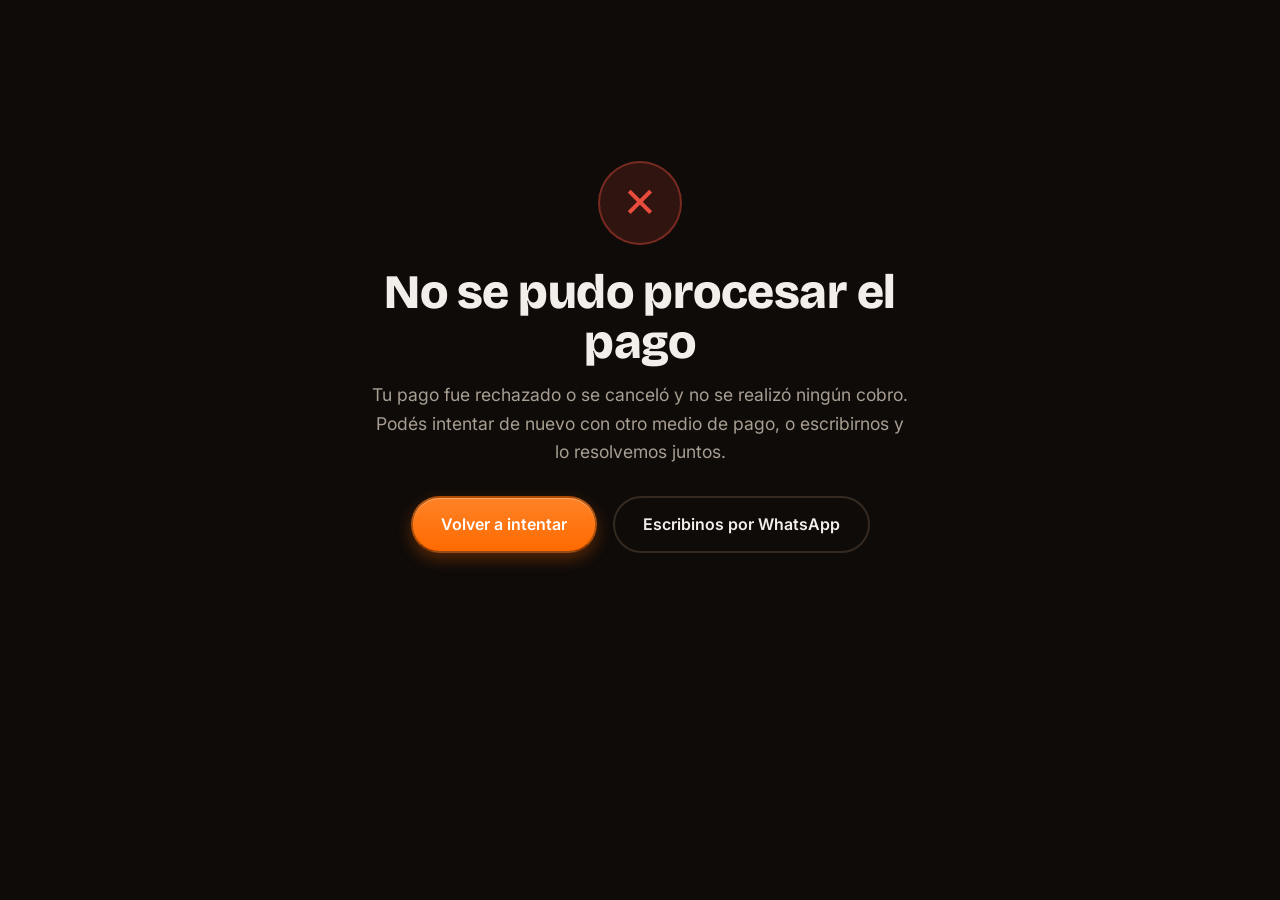
<file: pago-error.html>
<!DOCTYPE html>
<html lang="es">
<head>
  <meta charset="UTF-8" />
  <meta name="viewport" content="width=device-width, initial-scale=1.0" />
  <title>No se pudo procesar el pago | Betta Soluciones</title>
  <meta name="robots" content="noindex" />
  <link rel="icon" type="image/svg+xml" href="img/favicon.svg" />
  <link href="https://fonts.googleapis.com/css2?family=Anton&family=Inter:wght@400;500;600;700&display=swap" rel="stylesheet" />
  <link rel="stylesheet" href="css/styles-v2.css" />
  <style>
    .pago-result { min-height: 80vh; display: grid; place-items: center; text-align: center; padding: 40px 20px; }
    .pago-result__box { max-width: 540px; }
    .pago-result__ico { width: 84px; height: 84px; border-radius: 50%; display: grid; place-items: center; margin: 0 auto 22px; font-size: 2.6rem;
      background: rgba(231,76,60,.15); color: #e74c3c; border: 2px solid rgba(231,76,60,.4); }
    .pago-result h1 { font-size: clamp(2rem,5vw,3rem); font-weight: 800; margin-bottom: 14px; }
    .pago-result p { color: var(--muted); font-size: 1.1rem; margin-bottom: 24px; }
    .pago-result .btn { margin: 6px; }
  </style>
</head>
<body>
  <section class="pago-result">
    <div class="pago-result__box">
      <div class="pago-result__ico">✕</div>
      <h1>No se pudo procesar el pago</h1>
      <p>Tu pago fue rechazado o se canceló y no se realizó ningún cobro. Podés intentar de nuevo con otro medio de pago, o escribirnos y lo resolvemos juntos.</p>
      <a href="mi-pedido.html" class="btn btn--primary">Volver a intentar</a>
      <a href="https://wa.me/5493541628180?text=Hola%20Betta%2C%20tuve%20un%20problema%20al%20pagar%20mi%20pedido." class="btn btn--ghost" target="_blank" rel="noopener">Escribinos por WhatsApp</a>
    </div>
  </section>
</body>
</html>
</file>
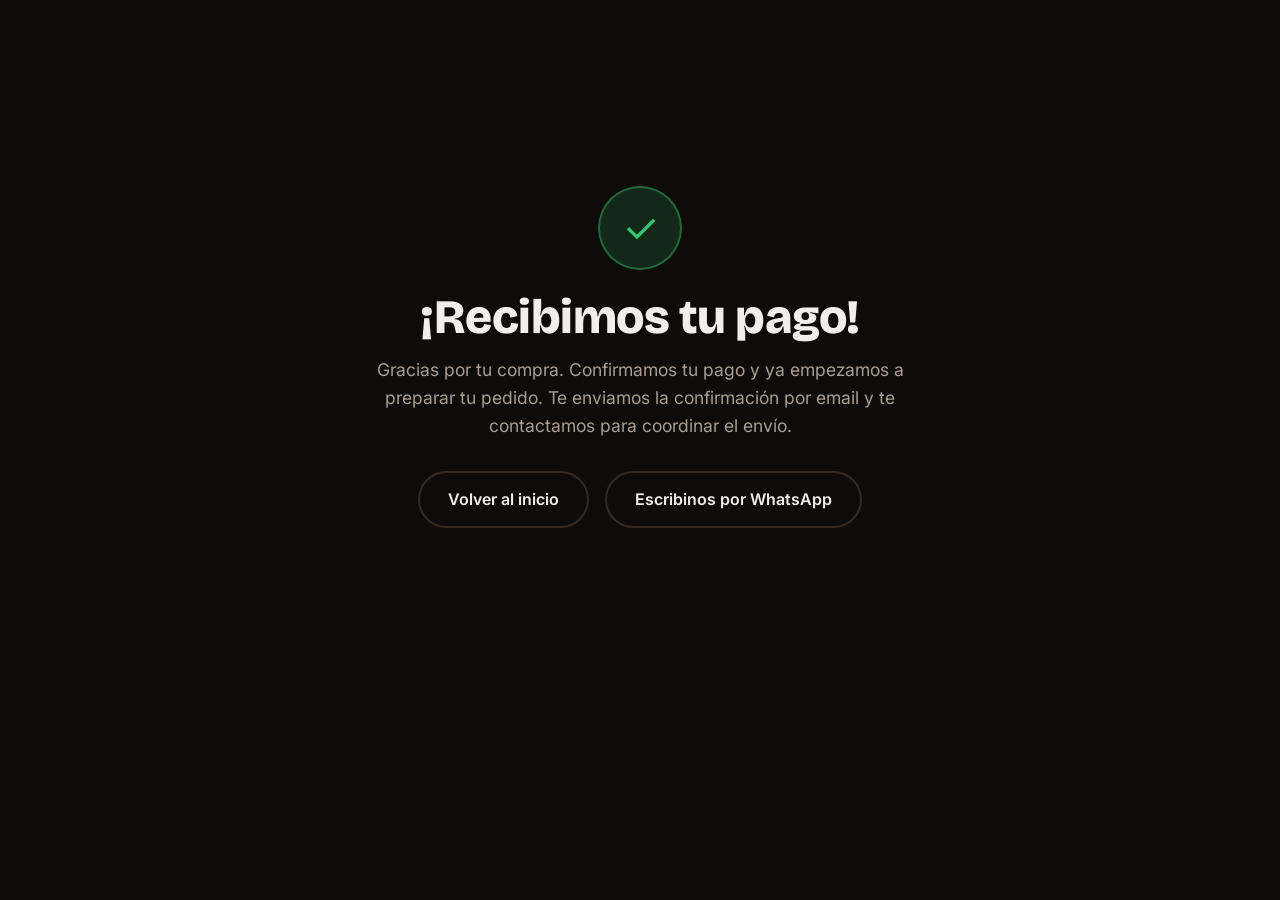
<file: pago-exito.html>
<!DOCTYPE html>
<html lang="es">
<head>
  <meta charset="UTF-8" />
  <meta name="viewport" content="width=device-width, initial-scale=1.0" />
  <title>¡Pago recibido! | Betta Soluciones</title>
  <meta name="robots" content="noindex" />
  <link rel="icon" type="image/svg+xml" href="img/favicon.svg" />
  <link href="https://fonts.googleapis.com/css2?family=Anton&family=Inter:wght@400;500;600;700&display=swap" rel="stylesheet" />
  <link rel="stylesheet" href="css/styles-v2.css" />

  <!-- Meta Pixel -->
  <script>
  !function(f,b,e,v,n,t,s){if(f.fbq)return;n=f.fbq=function(){n.callMethod?n.callMethod.apply(n,arguments):n.queue.push(arguments)};if(!f._fbq)f._fbq=n;n.push=n;n.loaded=!0;n.version='2.0';n.queue=[];t=b.createElement(e);t.async=!0;t.src=v;s=b.getElementsByTagName(e)[0];s.parentNode.insertBefore(t,s)}(window,document,'script','https://connect.facebook.net/en_US/fbevents.js');
  fbq('init','650000258030014');fbq('track','PageView');fbq('track','Purchase',{currency:'ARS'});
  </script>
  <noscript><img height="1" width="1" style="display:none" src="https://www.facebook.com/tr?id=650000258030014&ev=PageView&noscript=1" alt="" /></noscript>
  <!-- End Meta Pixel -->

  <style>
    .pago-result { min-height: 80vh; display: grid; place-items: center; text-align: center; padding: 40px 20px; }
    .pago-result__box { max-width: 540px; }
    .pago-result__ico { width: 84px; height: 84px; border-radius: 50%; display: grid; place-items: center; margin: 0 auto 22px; font-size: 2.6rem; }
    .pago-result__ico--ok { background: rgba(46,204,113,.15); color: #2ecc71; border: 2px solid rgba(46,204,113,.4); }
    .pago-result h1 { font-size: clamp(2rem,5vw,3rem); font-weight: 800; margin-bottom: 14px; }
    .pago-result p { color: var(--muted); font-size: 1.1rem; margin-bottom: 24px; }
    .pago-result .btn { margin: 6px; }
    .pago-result__ref { background: var(--surface); border: 1px solid var(--line); border-radius: 12px; padding: 14px 18px; color: var(--text); font-size: 1rem; margin-bottom: 22px; }
    .pago-result__ref strong { color: var(--orange-soft); font-size: 1.15rem; letter-spacing: .5px; }
    .pago-result__ref small { display: block; color: var(--muted); font-size: .85rem; margin-top: 4px; }
  </style>
</head>
<body>
  <section class="pago-result">
    <div class="pago-result__box">
      <div class="pago-result__ico pago-result__ico--ok">✓</div>
      <h1>¡Recibimos tu pago!</h1>
      <p>Gracias por tu compra. Confirmamos tu pago y ya empezamos a preparar tu pedido. Te enviamos la confirmación por email y te contactamos para coordinar el envío.</p>
      <p class="pago-result__ref" id="pedido-ref" style="display:none">Tu número de pedido: <strong id="pedido-num"></strong><small>Guardalo como referencia para cualquier consulta.</small></p>
      <a id="track-link" href="estado-pedido.html" class="btn btn--primary" style="display:none">Seguí tu pedido</a>
      <a href="index.html" class="btn btn--ghost">Volver al inicio</a>
      <a href="https://wa.me/5493541628180?text=Hola%20Betta%2C%20acabo%20de%20pagar%20mi%20pedido." class="btn btn--ghost" target="_blank" rel="noopener">Escribinos por WhatsApp</a>
    </div>
  </section>
  <script>
    (function () {
      var p = new URLSearchParams(location.search);
      var ref = p.get('external_reference') || '';
      if (ref) {
        document.getElementById('pedido-num').textContent = ref;
        document.getElementById('pedido-ref').style.display = 'block';
        var tl = document.getElementById('track-link');
        tl.href = 'estado-pedido.html?id=' + encodeURIComponent(ref);
        tl.style.display = '';
      }
    })();
  </script>
</body>
</html>
</file>
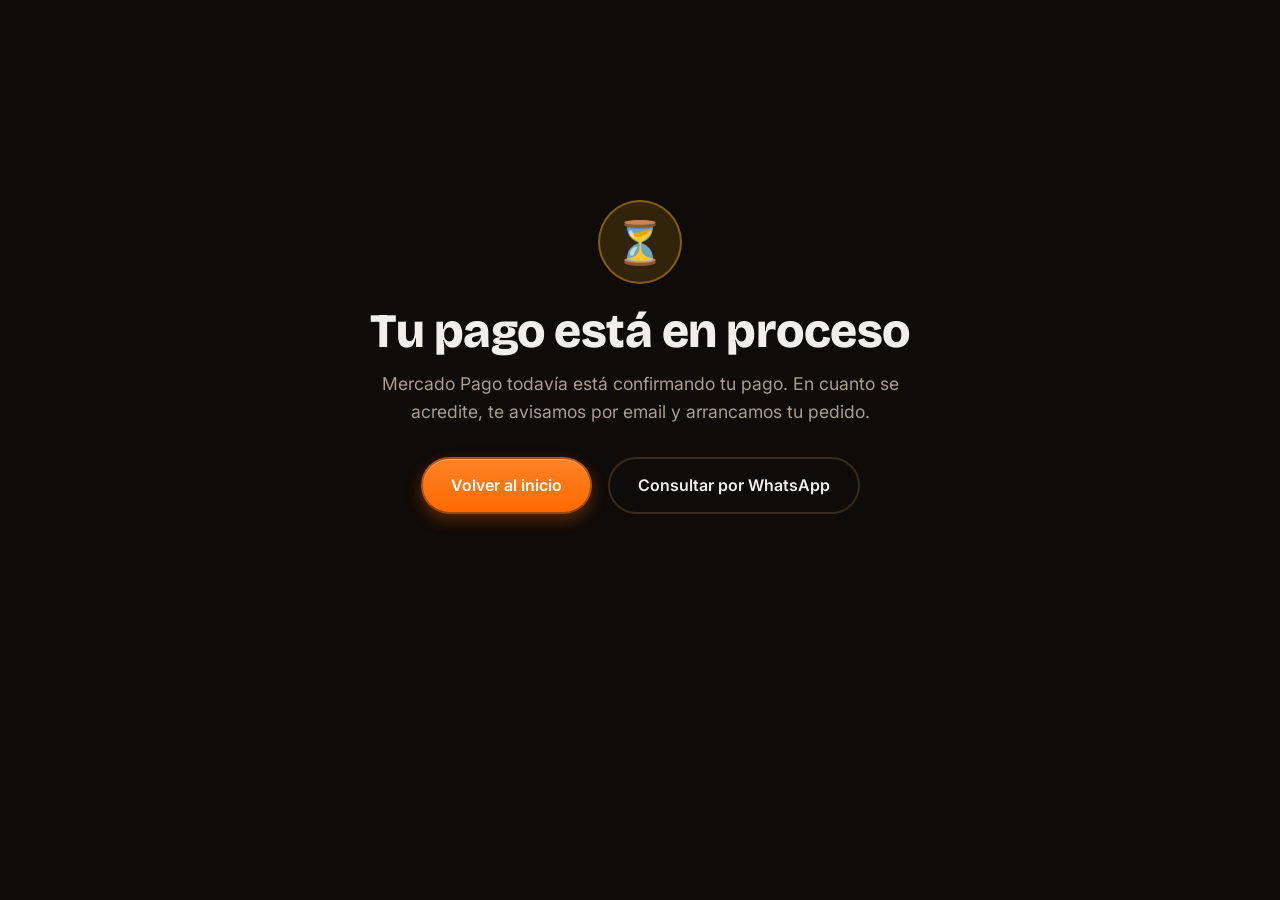
<file: pago-pendiente.html>
<!DOCTYPE html>
<html lang="es">
<head>
  <meta charset="UTF-8" />
  <meta name="viewport" content="width=device-width, initial-scale=1.0" />
  <title>Pago pendiente | Betta Soluciones</title>
  <meta name="robots" content="noindex" />
  <link rel="icon" type="image/svg+xml" href="img/favicon.svg" />
  <link href="https://fonts.googleapis.com/css2?family=Anton&family=Inter:wght@400;500;600;700&display=swap" rel="stylesheet" />
  <link rel="stylesheet" href="css/styles-v2.css" />
  <style>
    .pago-result { min-height: 80vh; display: grid; place-items: center; text-align: center; padding: 40px 20px; }
    .pago-result__box { max-width: 540px; }
    .pago-result__ico { width: 84px; height: 84px; border-radius: 50%; display: grid; place-items: center; margin: 0 auto 22px; font-size: 2.6rem;
      background: rgba(255,176,32,.15); color: #ffb020; border: 2px solid rgba(255,176,32,.4); }
    .pago-result h1 { font-size: clamp(2rem,5vw,3rem); font-weight: 800; margin-bottom: 14px; }
    .pago-result p { color: var(--muted); font-size: 1.1rem; margin-bottom: 24px; }
    .pago-result .btn { margin: 6px; }
  </style>
</head>
<body>
  <section class="pago-result">
    <div class="pago-result__box">
      <div class="pago-result__ico">⏳</div>
      <h1>Tu pago está en proceso</h1>
      <p>Mercado Pago todavía está confirmando tu pago. En cuanto se acredite, te avisamos por email y arrancamos tu pedido.</p>
      <a href="index.html" class="btn btn--primary">Volver al inicio</a>
      <a href="https://wa.me/5493541628180?text=Hola%20Betta%2C%20mi%20pago%20qued%C3%B3%20pendiente%2C%20quiero%20consultar." class="btn btn--ghost" target="_blank" rel="noopener">Consultar por WhatsApp</a>
    </div>
  </section>
</body>
</html>
</file>
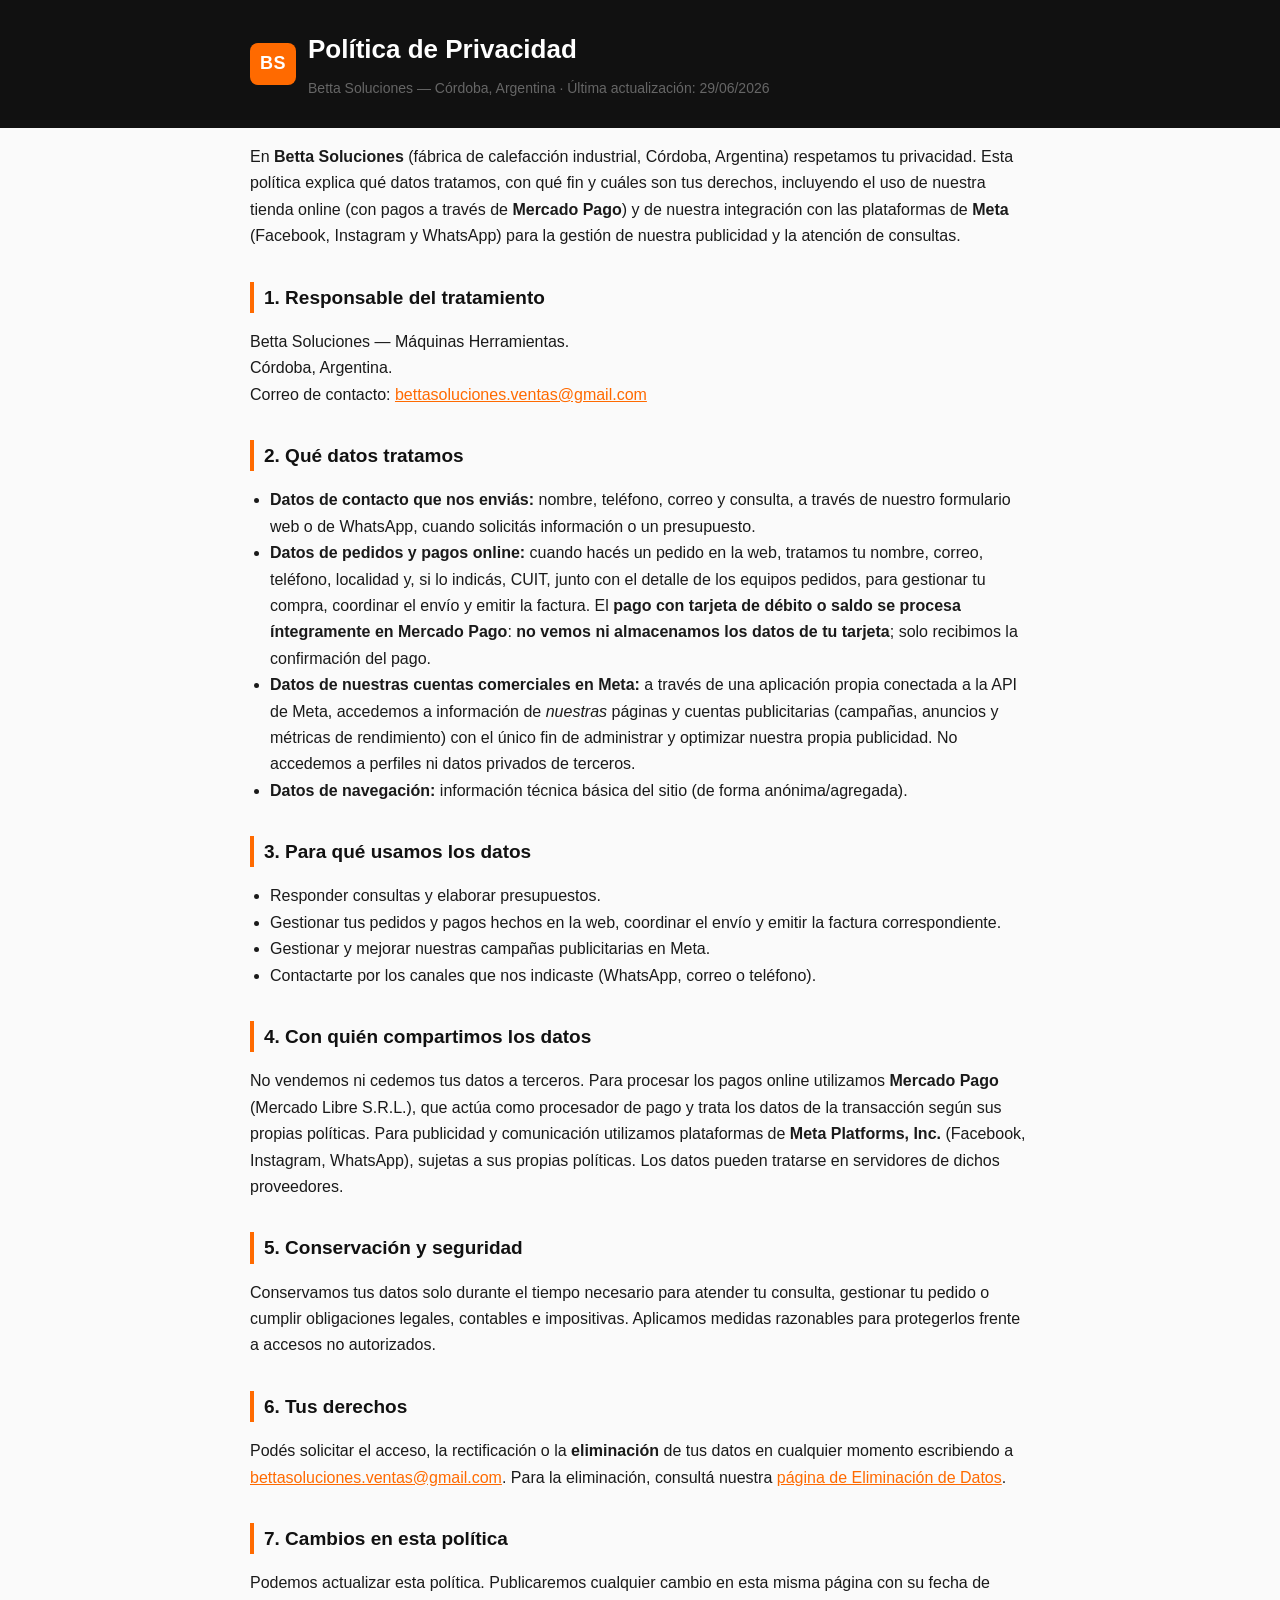
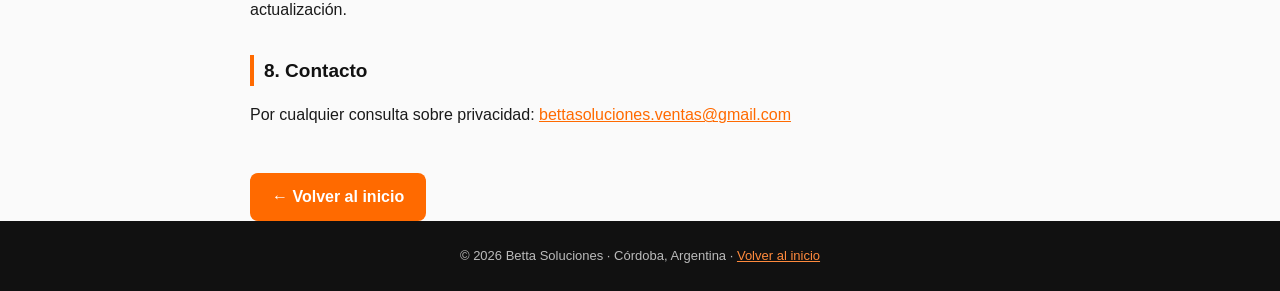
<file: privacidad.html>
<!DOCTYPE html>
<html lang="es">
<head>
<meta charset="UTF-8">
<meta name="viewport" content="width=device-width, initial-scale=1.0">
<meta name="robots" content="index,follow">
<title>Política de Privacidad — Betta Soluciones</title>
<style>
  :root { --naranja:#ff6a00; --negro:#111; }
  * { box-sizing:border-box; }
  body { margin:0; font-family:-apple-system,Segoe UI,Roboto,Helvetica,Arial,sans-serif; color:#1a1a1a; line-height:1.65; background:#fafafa; }
  header { background:var(--negro); color:#fff; padding:28px 20px; }
  .wrap { max-width:820px; margin:0 auto; padding:0 20px; }
  header .wrap { display:flex; align-items:center; gap:12px; }
  .badge { background:var(--naranja); color:#fff; font-weight:800; border-radius:8px; padding:6px 10px; font-size:18px; letter-spacing:.5px; }
  h1 { font-size:26px; margin:0; }
  main { padding:36px 0 60px; }
  h2 { color:var(--negro); font-size:19px; margin-top:32px; border-left:4px solid var(--naranja); padding-left:10px; }
  a { color:var(--naranja); }
  .meta { color:#666; font-size:14px; margin-top:6px; }
  .back { display:inline-block; margin-top:28px; background:var(--naranja); color:#fff; text-decoration:none; padding:11px 22px; border-radius:8px; font-weight:700; }
  footer { background:var(--negro); color:#bbb; font-size:13px; padding:24px 20px; text-align:center; }
  footer a { color:#ff8a3d; }
  ul { padding-left:20px; }
</style>
</head>
<body>
<header><div class="wrap"><span class="badge">BS</span><div><h1>Política de Privacidad</h1><div class="meta">Betta Soluciones — Córdoba, Argentina · Última actualización: 29/06/2026</div></div></div></header>
<main class="wrap">

<p>En <strong>Betta Soluciones</strong> (fábrica de calefacción industrial, Córdoba, Argentina) respetamos tu privacidad. Esta política explica qué datos tratamos, con qué fin y cuáles son tus derechos, incluyendo el uso de nuestra tienda online (con pagos a través de <strong>Mercado Pago</strong>) y de nuestra integración con las plataformas de <strong>Meta</strong> (Facebook, Instagram y WhatsApp) para la gestión de nuestra publicidad y la atención de consultas.</p>

<h2>1. Responsable del tratamiento</h2>
<p>Betta Soluciones — Máquinas Herramientas.<br>
Córdoba, Argentina.<br>
Correo de contacto: <a href="mailto:bettasoluciones.ventas@gmail.com">bettasoluciones.ventas@gmail.com</a></p>

<h2>2. Qué datos tratamos</h2>
<ul>
  <li><strong>Datos de contacto que nos enviás:</strong> nombre, teléfono, correo y consulta, a través de nuestro formulario web o de WhatsApp, cuando solicitás información o un presupuesto.</li>
  <li><strong>Datos de pedidos y pagos online:</strong> cuando hacés un pedido en la web, tratamos tu nombre, correo, teléfono, localidad y, si lo indicás, CUIT, junto con el detalle de los equipos pedidos, para gestionar tu compra, coordinar el envío y emitir la factura. El <strong>pago con tarjeta de débito o saldo se procesa íntegramente en Mercado Pago</strong>: <strong>no vemos ni almacenamos los datos de tu tarjeta</strong>; solo recibimos la confirmación del pago.</li>
  <li><strong>Datos de nuestras cuentas comerciales en Meta:</strong> a través de una aplicación propia conectada a la API de Meta, accedemos a información de <em>nuestras</em> páginas y cuentas publicitarias (campañas, anuncios y métricas de rendimiento) con el único fin de administrar y optimizar nuestra propia publicidad. No accedemos a perfiles ni datos privados de terceros.</li>
  <li><strong>Datos de navegación:</strong> información técnica básica del sitio (de forma anónima/agregada).</li>
</ul>

<h2>3. Para qué usamos los datos</h2>
<ul>
  <li>Responder consultas y elaborar presupuestos.</li>
  <li>Gestionar tus pedidos y pagos hechos en la web, coordinar el envío y emitir la factura correspondiente.</li>
  <li>Gestionar y mejorar nuestras campañas publicitarias en Meta.</li>
  <li>Contactarte por los canales que nos indicaste (WhatsApp, correo o teléfono).</li>
</ul>

<h2>4. Con quién compartimos los datos</h2>
<p>No vendemos ni cedemos tus datos a terceros. Para procesar los pagos online utilizamos <strong>Mercado Pago</strong> (Mercado Libre S.R.L.), que actúa como procesador de pago y trata los datos de la transacción según sus propias políticas. Para publicidad y comunicación utilizamos plataformas de <strong>Meta Platforms, Inc.</strong> (Facebook, Instagram, WhatsApp), sujetas a sus propias políticas. Los datos pueden tratarse en servidores de dichos proveedores.</p>

<h2>5. Conservación y seguridad</h2>
<p>Conservamos tus datos solo durante el tiempo necesario para atender tu consulta, gestionar tu pedido o cumplir obligaciones legales, contables e impositivas. Aplicamos medidas razonables para protegerlos frente a accesos no autorizados.</p>

<h2>6. Tus derechos</h2>
<p>Podés solicitar el acceso, la rectificación o la <strong>eliminación</strong> de tus datos en cualquier momento escribiendo a <a href="mailto:bettasoluciones.ventas@gmail.com">bettasoluciones.ventas@gmail.com</a>. Para la eliminación, consultá nuestra <a href="eliminacion-datos.html">página de Eliminación de Datos</a>.</p>

<h2>7. Cambios en esta política</h2>
<p>Podemos actualizar esta política. Publicaremos cualquier cambio en esta misma página con su fecha de actualización.</p>

<h2>8. Contacto</h2>
<p>Por cualquier consulta sobre privacidad: <a href="mailto:bettasoluciones.ventas@gmail.com">bettasoluciones.ventas@gmail.com</a></p>

<a class="back" href="index.html">← Volver al inicio</a>

</main>
<footer>© 2026 Betta Soluciones · Córdoba, Argentina · <a href="index.html">Volver al inicio</a></footer>
</body>
</html>
</file>
<file: css/styles-v2.css>
/* ===== Betta Soluciones v2 — estilo landing SaaS (ref. KloudMate) =====
   Paleta: NARANJA predominante + negro/carbón + blanco. */

@import url('https://fonts.googleapis.com/css2?family=Bricolage+Grotesque:opsz,wght@12..96,400..800&display=swap');

:root {
  --bg: #0f0b09;            /* carbón cálido (antes azulado): da calidez de ambiente */
  --bg-2: #15100c;
  --surface: #1c1611;
  --surface-2: #251d16;
  --text: #f2efea;          /* blanco cálido */
  --muted: #a89e92;         /* gris cálido */
  --line: #342a21;
  --orange: #ff6a00;        /* naranja de marca, más vivo/intenso */
  --orange-2: #ff8226;
  --orange-soft: #ffa94d;
  --white: #ffffff;
  --r: 16px;
  --maxw: 1180px;
  --ease: cubic-bezier(.2,.7,.2,1);
  --glow: 0 0 0 1px rgba(242,100,25,.22), 0 30px 80px rgba(242,100,25,.18);
}

* { box-sizing: border-box; margin: 0; padding: 0; }
html { scroll-behavior: smooth; }
body {
  font-family: 'Inter', system-ui, sans-serif; background: var(--bg); color: var(--text);
  line-height: 1.6; -webkit-font-smoothing: antialiased; overflow-x: hidden;
}
img { max-width: 100%; display: block; }
a { color: inherit; text-decoration: none; }
h1,h2,h3,h4 { font-family: 'Bricolage Grotesque', sans-serif; line-height: 1.05; letter-spacing: -.01em; font-weight: 700; }

.wrap { width: 100%; max-width: var(--maxw); margin-inline: auto; padding-inline: 22px; }
.wrap--narrow { max-width: 820px; }

.flag { display: inline-block; width: 20px; height: 13px; border-radius: 3px; vertical-align: -2px;
  background: linear-gradient(#74acdf 33%, #fff 33% 66%, #74acdf 66%); position: relative; }
.flag::after { content: "●"; color: #f6b40e; font-size: 6px; position: absolute; inset: 0; display: grid; place-items: center; }

/* ===== Botones ===== */
.btn { display: inline-flex; align-items: center; justify-content: center; gap: .5rem;
  padding: 14px 28px; border-radius: 999px; font-weight: 600; font-size: 1rem; cursor: pointer;
  border: 2px solid transparent; transition: transform .2s var(--ease), background .2s, box-shadow .2s, border-color .2s; }
.btn--primary { background: linear-gradient(to top, var(--orange), var(--orange-2)); color: #fff; position: relative; overflow: hidden;
  border-color: rgba(0,0,0,.30); border-bottom-color: rgba(0,0,0,.42);
  box-shadow: 0 6px 16px rgba(255,106,0,.30), inset 0 1px 0 rgba(255,255,255,.30); }
.btn--primary:hover { filter: brightness(1.08); transform: translateY(-2px); box-shadow: 0 14px 32px rgba(255,106,0,.45), inset 0 1px 0 rgba(255,255,255,.34); }
.btn--primary:active { filter: brightness(.93); transform: translateY(0); box-shadow: 0 4px 12px rgba(255,106,0,.32), inset 0 1px 0 rgba(255,255,255,.25); }
/* Sheen: un destello que barre el botón al pasar el mouse, acompañando el fondo animado */
.btn--primary::after { content: ""; position: absolute; top: 0; left: -130%; width: 55%; height: 100%;
  background: linear-gradient(120deg, transparent, rgba(255,255,255,.45), transparent);
  transform: skewX(-22deg); transition: left .6s var(--ease); pointer-events: none; }
.btn--primary:hover::after { left: 150%; }
/* Pulso de energía naranja, solo en el CTA principal del hero */
@keyframes btn-pulse { 0%, 100% { box-shadow: 0 0 0 0 rgba(242,100,25,.5); } 50% { box-shadow: 0 0 0 10px rgba(242,100,25,0); } }
.hero__cta .btn--primary { animation: btn-pulse 2.8s ease-in-out infinite; }
.btn--ghost { background: transparent; border-color: var(--line); color: var(--text); }
.btn--ghost:hover { border-color: var(--orange); color: var(--orange-soft); }
.btn--dark { background: #0d0f13; color: #fff; }
.btn--dark:hover { background: #000; transform: translateY(-2px); }
/* ===== Botones de VIDRIO LÍQUIDO (port vanilla del LiquidButton de 21st) =====
   Fondo translúcido + backdrop-filter (frost) + brillo superior interno (borde "líquido")
   + sombra inferior. Lucen mejor sobre fondos con color/imagen (hero con llama). */
.btn--glass { color: #fff; gap: 10px;
  background: rgba(255,255,255,.10);
  -webkit-backdrop-filter: blur(12px) saturate(150%); backdrop-filter: blur(12px) saturate(150%);
  border: 1px solid rgba(255,255,255,.22);
  box-shadow: 0 10px 30px rgba(0,0,0,.28), inset 0 1px 0 rgba(255,255,255,.45), inset 0 -3px 8px rgba(0,0,0,.22); }
.btn--glass:hover { background: rgba(255,255,255,.17); transform: translateY(-2px) scale(1.02);
  box-shadow: 0 16px 38px rgba(0,0,0,.34), inset 0 1px 0 rgba(255,255,255,.55), inset 0 -3px 8px rgba(0,0,0,.26); }
.btn--glass:active { transform: translateY(0) scale(1); }

/* Botón Mercado Pago: vidrio líquido azulado + logo oficial en badge blanco. */
.btn--mp { color: #fff; gap: 11px;
  background: linear-gradient(to top, rgba(0,124,179,.62), rgba(0,169,232,.52));
  -webkit-backdrop-filter: blur(12px) saturate(160%); backdrop-filter: blur(12px) saturate(160%);
  border: 1px solid rgba(255,255,255,.30);
  box-shadow: 0 10px 30px rgba(0,158,227,.32), inset 0 1px 0 rgba(255,255,255,.55), inset 0 -3px 9px rgba(0,40,70,.32); }
.btn--mp:hover { transform: translateY(-2px) scale(1.02); filter: brightness(1.05);
  box-shadow: 0 16px 40px rgba(0,158,227,.46), inset 0 1px 0 rgba(255,255,255,.6), inset 0 -3px 9px rgba(0,40,70,.36); }
.btn--mp:active { transform: translateY(0) scale(1); }
.btn--mp .mp-badge { width: 26px; height: 26px; flex: 0 0 auto; background: #fff; border-radius: 50%;
  display: grid; place-items: center; overflow: hidden; box-shadow: 0 1px 4px rgba(0,0,0,.25); }
.btn--mp .mp-badge img { width: 26px; height: 26px; object-fit: cover; display: block; }
.btn--block { width: 100%; }

/* ===== Header ===== */
.hdr { position: sticky; top: 0; z-index: 50; background: rgba(13,15,19,.72);
  backdrop-filter: blur(14px); border-bottom: 1px solid transparent; transition: border-color .3s, background .3s; }
.hdr.scrolled { background: rgba(13,15,19,.92); border-bottom-color: var(--line); box-shadow: 0 6px 24px rgba(0,0,0,.4); }
.hdr__inner { display: flex; align-items: center; justify-content: space-between; height: 72px; }
.brand { display: flex; align-items: center; gap: 10px; }
.brand__logo { height: 44px; background: #fff; border-radius: 9px; padding: 4px 8px; box-shadow: 0 2px 10px rgba(0,0,0,.3); }
.brand__fb { font-family: 'Bricolage Grotesque', sans-serif; font-size: 1.4rem; font-weight: 700; letter-spacing: 1px; display: flex; gap: 3px; }
.brand__fb strong { color: var(--orange); }

.nav { display: flex; align-items: center; }
.nav__list { display: flex; align-items: center; gap: 26px; list-style: none; }
.nav__list a { color: var(--muted); font-weight: 500; font-size: .95rem; transition: color .2s; }
.nav__list a:hover { color: var(--text); }
.nav__cta { background: var(--orange); color: #fff !important; padding: 9px 18px; border-radius: 999px; }
.nav__cta:hover { background: var(--orange-2); }
.nav__burger { display: none; flex-direction: column; gap: 5px; background: none; border: 0; cursor: pointer; padding: 6px; }
.nav__burger span { width: 26px; height: 2px; background: var(--text); transition: .3s var(--ease); }

/* ===== Hero ===== */
.hero { position: relative; overflow: hidden; padding: 80px 0 70px; text-align: center; }
.hero__glow { position: absolute; inset: 0; z-index: 0;
  background: radial-gradient(820px 460px at 50% -8%, rgba(242,100,25,.34), transparent 62%),
              radial-gradient(620px 420px at 12% 108%, rgba(255,177,78,.10), transparent 60%),
              linear-gradient(180deg, var(--bg), var(--bg-2)); }
/* Fondo animado de LLAMA (port vanilla de "BackgroundGradientAnimation" de 21st.dev, paleta de fuego).
   5 blobs de gradiente cálido que orbitan/derivan por CSS transform + 1 que sigue el mouse (JS).
   El difuminado lo da un solo blur en el contenedor; nada anima filtros por frame → barato. */
.hero__flame { position: absolute; inset: 0; z-index: 0; overflow: hidden; pointer-events: none; opacity: .92;
  filter: blur(46px);
  -webkit-mask-image: radial-gradient(120% 92% at 50% 6%, #000 30%, transparent 72%);
          mask-image: radial-gradient(120% 92% at 50% 6%, #000 30%, transparent 72%); }
.flame { position: absolute; width: 58%; height: 58%; top: 12%; left: 21%; border-radius: 50%;
  mix-blend-mode: screen; will-change: transform; }
.flame--1 { background: radial-gradient(circle at center, rgba(255,106,0,.62) 0, rgba(255,106,0,0) 55%); animation: flame-vert 30s ease-in-out infinite; }
.flame--2 { background: radial-gradient(circle at center, rgba(255,61,0,.55) 0, rgba(255,61,0,0) 55%); transform-origin: calc(50% - 380px); animation: flame-circle 22s linear infinite reverse; }
.flame--3 { background: radial-gradient(circle at center, rgba(255,170,40,.58) 0, rgba(255,170,40,0) 55%); transform-origin: calc(50% + 380px); animation: flame-circle 42s linear infinite; }
.flame--4 { background: radial-gradient(circle at center, rgba(214,40,0,.50) 0, rgba(214,40,0,0) 55%); transform-origin: calc(50% - 180px); animation: flame-horiz 38s ease-in-out infinite; opacity: .7; }
.flame--5 { background: radial-gradient(circle at center, rgba(255,205,70,.55) 0, rgba(255,205,70,0) 55%); transform-origin: calc(50% - 640px) calc(50% + 640px); animation: flame-circle 20s ease-in-out infinite; }
.flame--pointer { width: 70%; height: 70%; top: 8%; left: 15%; background: radial-gradient(circle at center, rgba(255,140,20,.50) 0, rgba(255,140,20,0) 50%); opacity: .8; }
@keyframes flame-vert  { 0%,100% { transform: translateY(-22%); } 50% { transform: translateY(22%); } }
@keyframes flame-horiz { 0%,100% { transform: translateX(-22%) translateY(-8%); } 50% { transform: translateX(22%) translateY(8%); } }
@keyframes flame-circle { from { transform: rotate(0deg); } to { transform: rotate(360deg); } }
@media (prefers-reduced-motion: reduce) { .flame { animation: none !important; } }
.hero__inner { position: relative; z-index: 1; }
.eyebrow { display: inline-flex; align-items: center; gap: 8px; color: var(--orange-soft); font-weight: 600;
  text-transform: uppercase; letter-spacing: 2px; font-size: .78rem; margin-bottom: 18px;
  background: rgba(242,100,25,.08); border: 1px solid rgba(242,100,25,.22); padding: 7px 16px; border-radius: 999px; }
.eyebrow--c { margin-inline: auto; }
.hero__title { font-size: clamp(2.6rem, 6vw, 5rem); font-weight: 800; max-width: 14ch; margin: 0 auto 22px; }
.hl { color: var(--orange); }
.hero__sub { font-size: 1.2rem; color: var(--muted); max-width: 640px; margin: 0 auto 30px; }
.hero__sub strong { color: var(--text); }
.hero__cta { display: flex; gap: 14px; justify-content: center; flex-wrap: wrap; margin-bottom: 54px; }

.hero__mock { max-width: 920px; margin: 0 auto; }
.mock { position: relative; background: var(--surface); border: 1px solid var(--line); border-radius: var(--r);
  box-shadow: var(--glow); overflow: hidden; }
.mock__bar { display: flex; align-items: center; gap: 7px; padding: 12px 16px; border-bottom: 1px solid var(--line); background: var(--bg-2); }
.mock__bar span { width: 11px; height: 11px; border-radius: 50%; background: #3a4150; }
.mock__bar span:first-child { background: var(--orange); }
.mock__bar em { margin-left: 10px; font-style: normal; color: var(--muted); font-size: .82rem; letter-spacing: .5px; }
.mock img { width: 100%; object-fit: cover; max-height: 520px; }
.mock--plain { box-shadow: 0 20px 50px rgba(0,0,0,.45); }
.mock__chip { position: absolute; background: rgba(13,15,19,.82); backdrop-filter: blur(6px); border: 1px solid var(--line);
  color: var(--text); font-size: .85rem; font-weight: 600; padding: 8px 14px; border-radius: 999px; box-shadow: 0 8px 24px rgba(0,0,0,.4); }
.mock__chip--a { top: 64px; left: 22px; }
.mock__chip--b { bottom: 22px; right: 22px; }

.hero__stats { display: grid; grid-template-columns: repeat(4,1fr); gap: 18px; list-style: none;
  max-width: 760px; margin: 46px auto 0; }
.hero__stats li { display: flex; flex-direction: column; gap: 2px; }
.hero__stats strong { font-family: 'Bricolage Grotesque', sans-serif; font-size: 2.4rem; color: var(--orange-soft); line-height: 1; }
.hero__stats span { font-size: .85rem; color: var(--muted); }

/* ===== Tira de confianza ===== */
.trust { border-block: 1px solid var(--line); background: var(--bg-2); }
.trust__inner { display: flex; flex-wrap: wrap; justify-content: center; gap: 14px 34px; padding: 20px 22px; }
.trust span { color: var(--muted); font-weight: 500; font-size: .95rem; }

/* ===== Secciones ===== */
.sec { padding: 92px 0; }
.sec--alt { background: var(--bg-2); }
.sec__head { text-align: center; max-width: 720px; margin: 0 auto 54px; }
.sec__title { font-size: clamp(2.1rem, 4.4vw, 3.2rem); font-weight: 800; margin-bottom: 14px; }
.sec__lead { color: var(--muted); font-size: 1.08rem; }
.sec__lead--l { text-align: left; margin-bottom: 14px; }

.grid2 { display: grid; grid-template-columns: 1fr 1fr; gap: 54px; align-items: center; }
.grid2--top { align-items: start; }

/* ===== Producto ===== */
.product { display: grid; grid-template-columns: 1.1fr .9fr; gap: 50px; align-items: start; }
.gallery__main { aspect-ratio: 4/3; }
.gallery__main img { width: 100%; height: 100%; object-fit: cover; transition: opacity .25s var(--ease); }
.gallery__thumbs { display: flex; gap: 12px; margin-top: 14px; flex-wrap: wrap; }
.thumb { width: 78px; height: 64px; border-radius: 10px; overflow: hidden; cursor: pointer; padding: 0;
  border: 2px solid var(--line); background: none; transition: border-color .2s; }
.thumb img { width: 100%; height: 100%; object-fit: cover; }
.thumb:hover { border-color: var(--orange-soft); }
.thumb.is-active { border-color: var(--orange); }

.product__sub { font-size: 1.7rem; margin-bottom: 18px; }
.specs { list-style: none; border: 1px solid var(--line); border-radius: var(--r); overflow: hidden; margin-bottom: 14px; }
.specs li { display: flex; justify-content: space-between; gap: 16px; padding: 13px 18px; background: var(--surface); border-bottom: 1px solid var(--line); }
.specs li:last-child { border-bottom: 0; }
.specs li:nth-child(odd) { background: var(--surface-2); }
.specs span { color: var(--muted); font-size: .92rem; }
.specs strong { font-size: .95rem; text-align: right; }
.product__note { color: var(--muted); font-size: .82rem; font-style: italic; margin-bottom: 18px; }

/* ===== Modelos (tabs) ===== */
.tabs { display: flex; gap: 10px; justify-content: center; margin-bottom: 30px; flex-wrap: wrap; }
.tab { background: var(--surface); border: 1px solid var(--line); color: var(--text); font-family: 'Bricolage Grotesque', sans-serif;
  font-size: 1.3rem; font-weight: 700; padding: 10px 28px; border-radius: 999px; cursor: pointer; transition: .2s var(--ease); }
.tab em { color: var(--orange-soft); font-style: normal; }
.tab:hover { border-color: var(--orange-soft); }
.tab.is-active { background: var(--orange); border-color: var(--orange); color: #fff; }
.tab.is-active em { color: #fff; }

.modelpanels { position: relative; max-width: 820px; margin: 0 auto; }
.modelpanel { display: none; position: relative; background: var(--surface); border: 1px solid var(--line);
  border-radius: var(--r); padding: 38px; box-shadow: var(--glow); }
.modelpanel.is-active { display: grid; grid-template-columns: auto 1fr; gap: 34px; align-items: center; animation: fade .35s var(--ease); }
@keyframes fade { from { opacity: 0; transform: translateY(10px); } to { opacity: 1; transform: none; } }
.modelpanel__media { display: flex; flex-direction: column; align-items: center; gap: 14px; }
.modelpanel__img { width: 240px; max-width: 100%; aspect-ratio: 1/1; object-fit: contain; background: #f3f4f6;
  border: 1px solid var(--line); border-radius: 16px; padding: 8px; }
.modelpanel__power { font-family: 'Bricolage Grotesque', sans-serif; font-size: 4.6rem; font-weight: 800; color: var(--orange-soft); line-height: .9; text-align: center; }
.modelpanel__tag { position: absolute; top: -13px; left: 38px; background: var(--orange); color: #fff; font-size: .72rem;
  font-weight: 700; text-transform: uppercase; letter-spacing: 1px; padding: 5px 14px; border-radius: 999px; }
.modelpanel__body h3 { font-size: 1.8rem; margin-bottom: 8px; }
.modelpanel__body p { color: var(--muted); margin-bottom: 16px; }
.modelpanel__body ul { list-style: none; display: grid; grid-template-columns: 1fr 1fr; gap: 8px 22px; margin-bottom: 22px; }
.modelpanel__body li { display: flex; justify-content: space-between; gap: 10px; border-bottom: 1px solid var(--line); padding-bottom: 7px; }
.modelpanel__body span { color: var(--muted); font-size: .88rem; }
.modelpanel__body strong { font-size: .9rem; text-align: right; }
.models__note { text-align: center; color: var(--muted); font-size: .86rem; font-style: italic; margin-top: 26px; }

/* ===== Tabla comparativa de modelos ===== */
.sr-only { position: absolute; width: 1px; height: 1px; padding: 0; margin: -1px; overflow: hidden; clip: rect(0,0,0,0); white-space: nowrap; border: 0; }
.btn--sm { padding: 9px 18px; font-size: .9rem; }
.compare { margin-top: 46px; }
.compare__title { text-align: center; font-size: clamp(1.3rem, 3vw, 1.8rem); margin-bottom: 22px; }
.compare__scroll { overflow-x: auto; -webkit-overflow-scrolling: touch; border-radius: var(--r); border: 1px solid var(--line); }
.cmp { width: 100%; min-width: 640px; border-collapse: collapse; background: var(--surface); }
.cmp th, .cmp td { padding: 14px 16px; text-align: center; border-bottom: 1px solid var(--line); font-size: .95rem; }
.cmp thead th { background: var(--surface-2); font-family: 'Bricolage Grotesque', sans-serif; font-size: 1.02rem; font-weight: 700; color: var(--text); vertical-align: top; }
.cmp thead th span { display: block; margin-top: 2px; font-size: .8rem; font-weight: 500; color: var(--muted); }
.cmp tbody th[scope="row"] { text-align: left; color: var(--muted); font-weight: 600; white-space: nowrap; }
.cmp td { color: var(--text); }
.cmp em { color: var(--muted); font-style: normal; font-size: .82rem; }
.cmp .cmp__best { background: rgba(255,106,0,.08); }
.cmp thead th.cmp__best { background: rgba(255,106,0,.16); box-shadow: inset 0 3px 0 var(--orange); }
.cmp thead th.cmp__best span { color: var(--orange-soft); font-weight: 700; }
.cmp .cmp__price td, .cmp .cmp__price th { font-size: 1.05rem; font-weight: 700; }
.cmp .cmp__cta td { padding: 16px; }
.cmp tbody tr:last-child th, .cmp tbody tr:last-child td { border-bottom: 0; }

/* ===== Repuestos ===== */
.reps { display: grid; grid-template-columns: repeat(3,1fr); gap: 22px; }
.repcard { display: flex; flex-direction: column; background: var(--surface); border: 1px solid var(--line);
  border-radius: var(--r); overflow: hidden; transition: transform .25s var(--ease), border-color .25s; }
.repcard:hover { transform: translateY(-5px); border-color: var(--orange); }
.repcard__media { aspect-ratio: 1 / 1; background: #fff; }
.repcard__media img { width: 100%; height: 100%; object-fit: cover; }
.repcard__body { display: flex; flex-direction: column; gap: 8px; padding: 20px; flex: 1; }
.repcard__body h3 { font-size: 1.15rem; }
.repcard__body p { color: var(--muted); font-size: .9rem; flex: 1; }
.repcard__price { font-size: 1.35rem; font-weight: 800; color: var(--text); }
.repcard__price em { color: var(--muted); font-style: normal; font-size: .82rem; font-weight: 500; }

/* ===== Aplicaciones ===== */
.apps { display: grid; grid-template-columns: repeat(3,1fr); gap: 20px; }
.appcard { position: relative; min-height: 200px; border-radius: var(--r); overflow: hidden; border: 1px solid var(--line);
  display: flex; flex-direction: column; justify-content: flex-end; padding: 22px;
  background-size: cover; background-position: center; transition: transform .25s var(--ease), border-color .25s; }
.appcard::after { content: ""; position: absolute; inset: 0; background: linear-gradient(180deg, rgba(13,15,19,.25), rgba(13,15,19,.9)); }
.appcard:hover { transform: translateY(-5px); border-color: var(--orange); }
.appcard__t, .appcard__go { position: relative; z-index: 1; }
.appcard__t { font-family: 'Bricolage Grotesque', sans-serif; font-size: 1.5rem; font-weight: 700; }
.appcard__go { color: var(--orange-soft); font-weight: 600; font-size: .92rem; opacity: .85; }
.appcard--more { background: var(--surface); align-items: flex-start; justify-content: center; text-align: left; }
.appcard--more::after { display: none; }

/* ===== Empresa ===== */
.empresa__media img { width: 100%; }
.bizstats { display: flex; gap: 34px; list-style: none; margin-top: 26px; flex-wrap: wrap; }
.bizstats strong { display: block; font-family: 'Bricolage Grotesque', sans-serif; font-size: 2.4rem; color: var(--orange); line-height: 1; }
.bizstats span { color: var(--muted); font-size: .88rem; }

/* ===== Por qué (bento) ===== */
.why { display: grid; grid-template-columns: repeat(3,1fr); gap: 20px; }
.why__card { background: var(--surface); border: 1px solid var(--line); border-radius: var(--r); padding: 28px; transition: transform .25s var(--ease), border-color .25s; }
.why__card:hover { transform: translateY(-5px); border-color: var(--orange); }
.why__ico { display: grid; place-items: center; width: 50px; height: 50px; border-radius: 12px;
  background: rgba(242,100,25,.12); border: 1px solid rgba(242,100,25,.28); color: var(--orange-soft); margin-bottom: 16px; }
.why__card h3 { font-size: 1.4rem; margin-bottom: 8px; }
.why__card p { color: var(--muted); font-size: .95rem; }

/* ===== FAQ ===== */
.faq { display: grid; gap: 12px; }
.faq details { background: var(--surface); border: 1px solid var(--line); border-radius: 12px; overflow: hidden; }
.faq summary { cursor: pointer; list-style: none; padding: 18px 22px; font-weight: 600; display: flex; justify-content: space-between; align-items: center; gap: 16px; }
.faq summary::-webkit-details-marker { display: none; }
.faq summary::after { content: "+"; color: var(--orange); font-size: 1.5rem; transition: transform .25s; }
.faq details[open] summary::after { transform: rotate(45deg); }
.faq details[open] summary { color: var(--orange-soft); }
.faq p { padding: 0 22px 20px; color: var(--muted); }

/* ===== Franja CTA ===== */
.ctaband { background: linear-gradient(120deg, var(--orange), var(--orange-2)); }
.ctaband__inner { display: flex; align-items: center; justify-content: space-between; gap: 30px; padding: 56px 22px; flex-wrap: wrap; }
.ctaband h2 { color: #fff; font-size: clamp(1.9rem, 4vw, 2.8rem); font-weight: 800; }
.ctaband p { color: rgba(255,255,255,.92); margin-top: 6px; max-width: 540px; }

/* ===== Contacto ===== */
.clist { list-style: none; margin-top: 26px; display: grid; gap: 16px; }
.clist li { display: flex; align-items: center; gap: 14px; }
.clist__ico { display: grid; place-items: center; width: 42px; height: 42px; border-radius: 50%;
  background: var(--surface); border: 1px solid var(--line); color: var(--orange-soft); flex-shrink: 0; }
.clist__ico--wa { color: #25d366; }
.clist a { border-bottom: 1px solid transparent; transition: .2s; }
.clist a:hover { color: var(--orange-soft); border-color: var(--orange-soft); }

.form { background: var(--surface); border: 1px solid var(--line); border-radius: var(--r); padding: 30px; }
.form__row { margin-bottom: 18px; display: flex; flex-direction: column; gap: 7px; }
.form__row label { font-size: .9rem; font-weight: 500; }
.form input, .form textarea { background: var(--bg); border: 1px solid var(--line); border-radius: 10px; padding: 12px 14px;
  color: var(--text); font-family: inherit; font-size: .98rem; transition: border-color .2s; }
.form input:focus, .form textarea:focus { outline: none; border-color: var(--orange); }
.form textarea { resize: vertical; }
.form__note { margin-top: 12px; font-size: .9rem; min-height: 1.2em; }
.form__note.is-ok { color: #4ade80; }
.form__note.is-error { color: #f87171; }

/* ===== Footer ===== */
.foot { background: #090a0d; border-top: 1px solid var(--line); padding: 56px 0 30px; }
.foot__grid { display: grid; grid-template-columns: 2fr 1fr 1fr 1.2fr; gap: 30px; align-items: start; }
.foot__logo { height: 60px; background: #fff; border-radius: 10px; padding: 7px 12px; margin-bottom: 14px; }
.foot__brand p { color: var(--muted); font-size: .92rem; }
.foot__col { display: flex; flex-direction: column; gap: 10px; }
.foot__col h4 { color: var(--text); font-size: 1.1rem; margin-bottom: 4px; text-transform: uppercase; letter-spacing: 1px; }
.foot__col a { color: var(--muted); font-size: .92rem; transition: color .2s; }
.foot__col a:hover { color: var(--orange-soft); }
.foot__cta { display: flex; justify-content: flex-end; }
.foot__copy { color: var(--muted); font-size: .84rem; margin-top: 36px; padding-top: 22px; border-top: 1px solid var(--line); text-align: center; }

/* ===== Flotantes ===== */
.wa-float { position: fixed; right: 22px; bottom: 22px; z-index: 60; width: 58px; height: 58px; border-radius: 50%;
  background: #25d366; display: grid; place-items: center; box-shadow: 0 10px 30px rgba(0,0,0,.4); transition: transform .2s; animation: pulse 2.4s infinite; }
.wa-float:hover { transform: scale(1.08); }
@keyframes pulse { 0% { box-shadow: 0 0 0 0 rgba(37,211,102,.5); } 70% { box-shadow: 0 0 0 16px rgba(37,211,102,0); } 100% { box-shadow: 0 0 0 0 rgba(37,211,102,0); } }
.totop { position: fixed; right: 24px; bottom: 90px; z-index: 60; width: 46px; height: 46px; border-radius: 12px;
  background: var(--surface); border: 1px solid var(--line); color: var(--orange-soft); cursor: pointer; display: grid; place-items: center;
  opacity: 0; transform: translateY(10px); transition: opacity .25s, transform .25s, border-color .2s; }
.totop.show { opacity: 1; transform: none; }
.totop:hover { border-color: var(--orange); }

/* ===== Reveal (solo con JS activo; sin JS el contenido se ve igual) ===== */
.js .reveal { opacity: 0; transform: translateY(26px); transition: opacity .6s var(--ease), transform .6s var(--ease); }
.js .reveal.in { opacity: 1; transform: none; }


/* ===== Responsive ===== */
@media (max-width: 960px) {
  .product { grid-template-columns: 1fr; gap: 36px; }
  .grid2 { grid-template-columns: 1fr; gap: 38px; }
  .apps, .why, .reps { grid-template-columns: repeat(2,1fr); }
  .hero__stats { grid-template-columns: repeat(2,1fr); gap: 26px; }
  .foot__grid { grid-template-columns: 1fr 1fr; }
  .foot__cta { justify-content: flex-start; }
}
@media (max-width: 760px) {
  .nav__burger { display: flex; }
  .nav__list { position: absolute; top: 72px; left: 0; right: 0; flex-direction: column; gap: 0;
    background: var(--bg-2); border-bottom: 1px solid var(--line); max-height: 0; overflow: hidden; transition: max-height .3s var(--ease); }
  .nav__list.open { max-height: 420px; }
  .nav__list li { width: 100%; text-align: center; }
  .nav__list a { display: block; padding: 16px; border-top: 1px solid var(--line); }
  .hero { padding: 54px 0 50px; }
  .modelpanel.is-active { grid-template-columns: 1fr; gap: 18px; text-align: center; }
  .modelpanel__body ul { grid-template-columns: 1fr; }
  .modelpanel__tag { left: 50%; transform: translateX(-50%); }
}
@media (max-width: 560px) {
  .apps, .why, .reps, .foot__grid { grid-template-columns: 1fr; }
  .mock__chip--a { top: 58px; left: 14px; }
}
@media (prefers-reduced-motion: reduce) {
  * { scroll-behavior: auto !important; transition: none !important; animation: none !important; }
  .reveal { opacity: 1; transform: none; }
}
</file>
